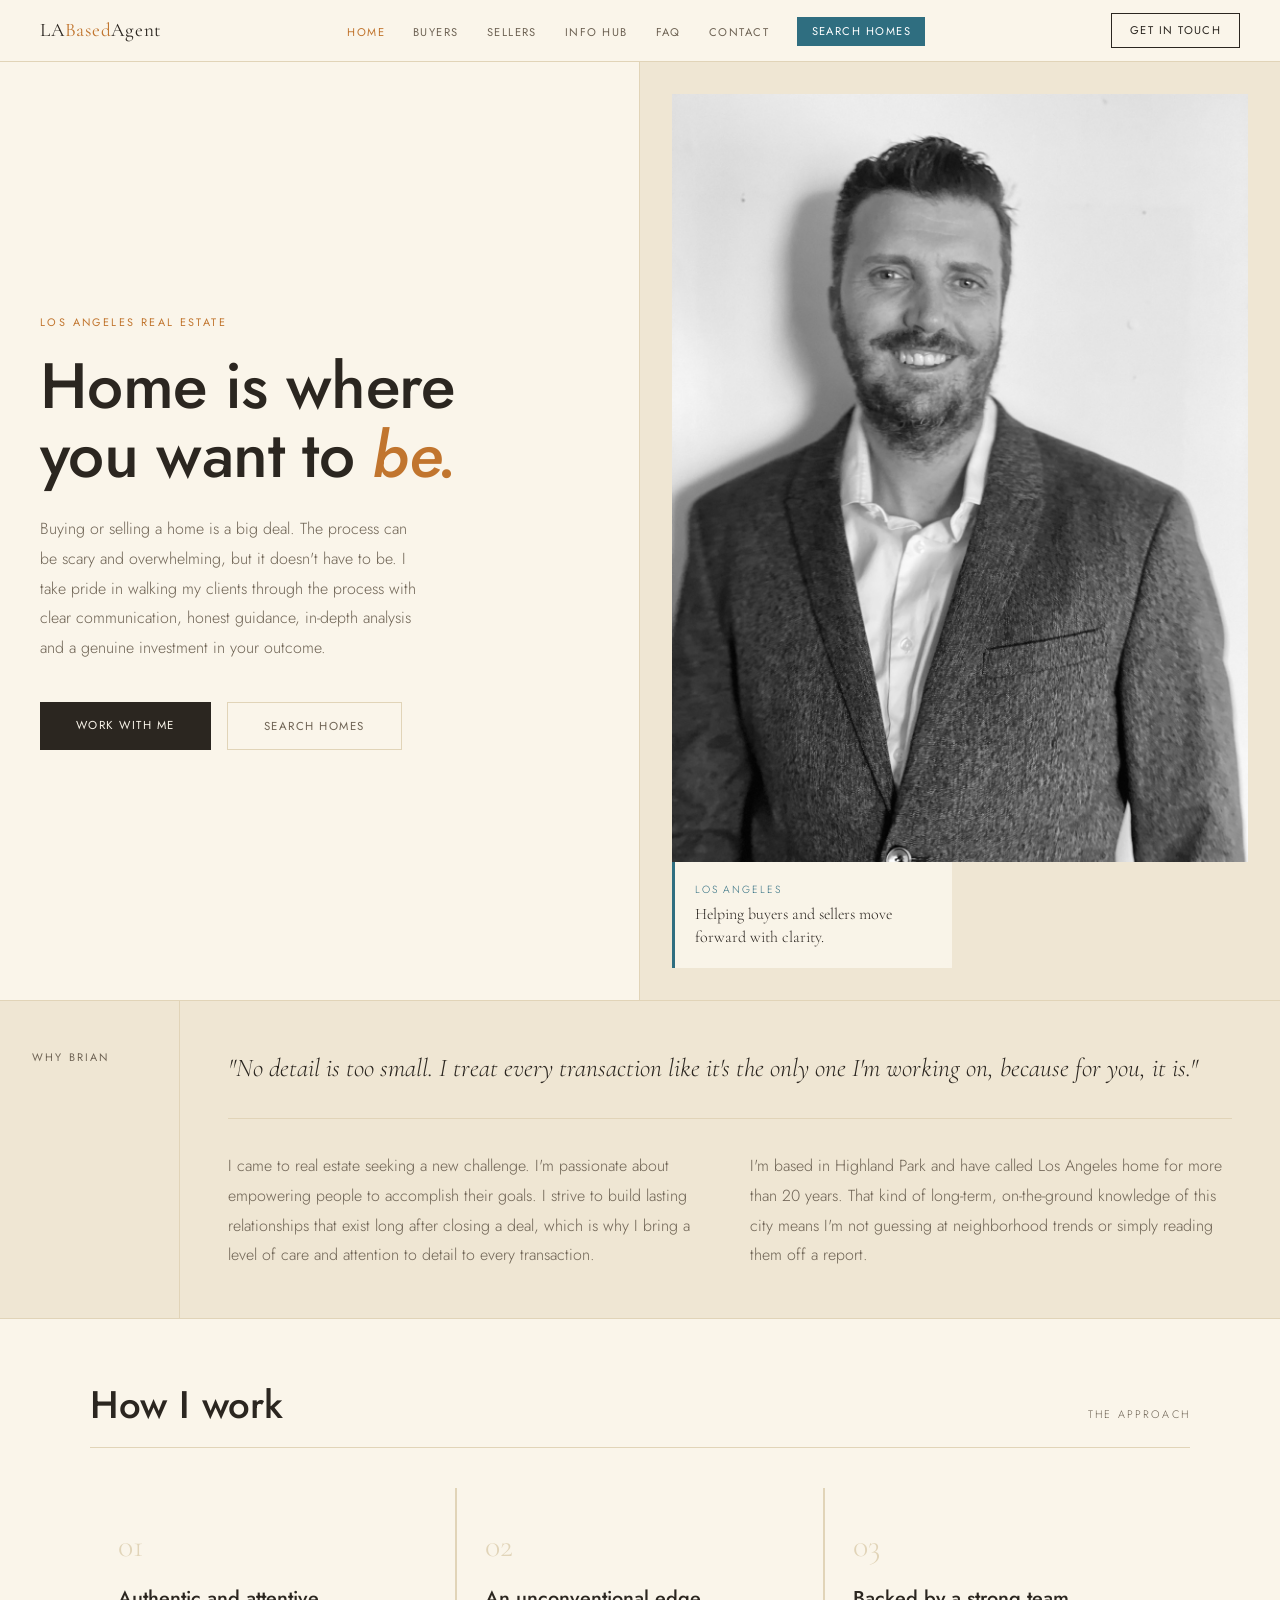
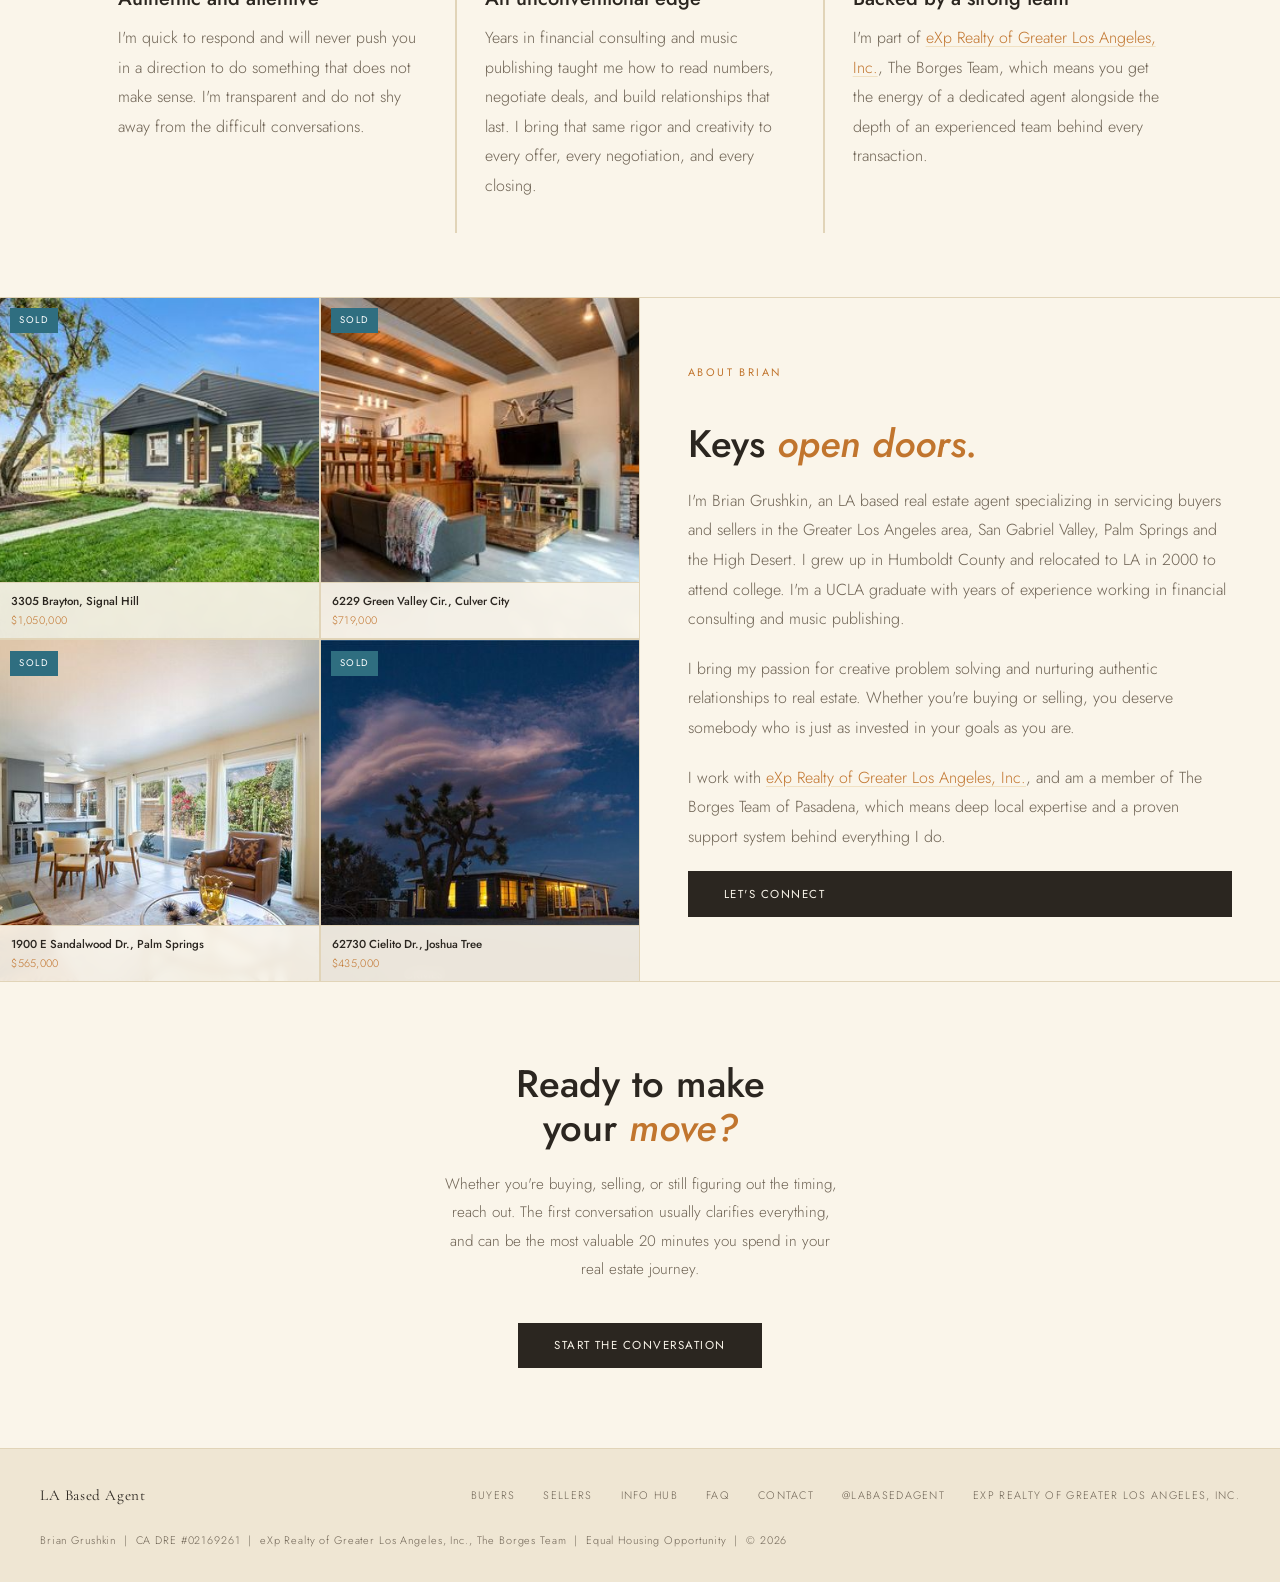
<file: index.html>
<!DOCTYPE html>
<html lang="en">
<head>
<meta charset="UTF-8"/>
<meta name="viewport" content="width=device-width,initial-scale=1"/>
<meta name="google-site-verification" content="6pwdWNl8UAce5DXVVeuUn00tDSIgge0osnLPS63FGL8" />
<title>Brian Grushkin | Los Angeles Real Estate Agent | LA Based Agent</title>
<meta name="description" content="Brian Grushkin is a licensed real estate agent serving Los Angeles and the surrounding communities. Part of eXp Realty of Greater Los Angeles, Inc., The Borges Team."/>
<meta property="og:title" content="Brian Grushkin | Los Angeles Real Estate Agent"/>
<meta property="og:description" content="20+ years of marketing expertise brought to every buy and sell across Los Angeles."/>
<meta property="og:type" content="website"/>
<meta property="og:url" content="https://labasedagent.com"/>
<link rel="canonical" href="https://labasedagent.com/"/>
<link rel="preconnect" href="https://fonts.googleapis.com"/>
<link rel="preconnect" href="https://fonts.gstatic.com" crossorigin/>
<link href="https://fonts.googleapis.com/css2?family=Cormorant+Garamond:ital,wght@0,300;0,400;0,600;1,300;1,400&family=Jost:wght@300;400;500&display=swap" rel="stylesheet"/>
<link rel="stylesheet" href="styles.css"/>

<!-- SCHEMA MARKUP — AEO optimized -->
<script type="application/ld+json">
{
  "@context": "https://schema.org",
  "@graph": [
    {
      "@type": ["RealEstateAgent", "LocalBusiness"],
      "@id": "https://labasedagent.com/#agent",
      "name": "Brian Grushkin",
      "alternateName": "LA Based Agent",
      "description": "Licensed California real estate agent based in Los Angeles. Member of eXp Realty of Greater Los Angeles, Inc., The Borges Team. 20+ years of marketing agency experience applied to every transaction.",
      "url": "https://labasedagent.com",
      "telephone": "+1-323-987-6334",
      "email": "bgrush78@gmail.com",
      "address": {
        "@type": "PostalAddress",
        "addressLocality": "Los Angeles",
        "addressRegion": "CA",
        "addressCountry": "US"
      },
      "geo": {
        "@type": "GeoCoordinates",
        "latitude": 34.0522,
        "longitude": -118.2437
      },
      "areaServed": [
        {"@type": "City", "name": "Los Angeles"},
        {"@type": "State", "name": "California"}
      ],
      "knowsAbout": [
        "Residential real estate buying",
        "Residential real estate selling",
        "First-time homebuyers",
        "Buyer representation agreements",
        "Real estate marketing",
        "Los Angeles real estate"
      ],
      "hasCredential": {
        "@type": "EducationalOccupationalCredential",
        "credentialCategory": "Real Estate License",
        "name": "California Real Estate Salesperson License",
        "identifier": "CalDRE #02169261",
        "recognizedBy": {
          "@type": "Organization",
          "name": "California Department of Real Estate"
        }
      },
      "memberOf": {
        "@type": "Organization",
        "name": "eXp Realty of Greater Los Angeles, Inc.",
        "url": "https://www.exprealty.com"
      },
      "sameAs": [
        "https://www.instagram.com/labasedagent"
      ],
      "image": "https://labasedagent.com/your-hero-photo.jpg",
      "priceRange": "$$",
      "openingHours": "Mo-Su 08:00-20:00"
    },
    {
      "@type": "WebSite",
      "@id": "https://labasedagent.com/#website",
      "url": "https://labasedagent.com",
      "name": "LA Based Agent",
      "description": "Los Angeles real estate with Brian Grushkin",
      "publisher": {"@id": "https://labasedagent.com/#agent"}
    },
    {
      "@type": "WebPage",
      "@id": "https://labasedagent.com/#webpage",
      "url": "https://labasedagent.com",
      "name": "Brian Grushkin | Los Angeles Real Estate Agent | LA Based Agent",
      "isPartOf": {"@id": "https://labasedagent.com/#website"},
      "about": {"@id": "https://labasedagent.com/#agent"},
      "breadcrumb": {
        "@type": "BreadcrumbList",
        "itemListElement": [{"@type": "ListItem", "position": 1, "name": "Home", "item": "https://labasedagent.com"}]
      }
    }
  ]
}
</script>
  <script src="https://identity.netlify.com/v1/netlify-identity-widget.js"></script>
</head>
<body>

<nav id="nav">
  <div class="nav-inner">
    <a class="logo" href="index.html">LA<span>Based</span>Agent</a>
    <button class="nav-toggle" aria-label="Open menu" onclick="toggleMenu()">
      <span></span><span></span><span></span>
    </button>
    <ul class="nav-links" id="navLinks">
      <li><a href="index.html" class="active">Home</a></li>
      <li><a href="buyers.html">Buyers</a></li>
      <li><a href="sellers.html">Sellers</a></li>
      <li><a href="blog.html">Info Hub</a></li>
      <li><a href="faq.html">FAQ</a></li>
      <li><a href="contact.html">Contact</a></li>
      <li class="nav-search"><a href="https://www.lametrohomefinder.com/team/brian-grushkin" target="_blank" rel="noopener">Search Homes</a></li>
    </ul>
    <a class="nav-cta" href="contact.html">Get In Touch</a>
  </div>
</nav>

<main>

  <!-- HERO -->
  <section class="hero">
    <div class="hero-text">
      <!-- EDIT: Eyebrow label -->
      <p class="eyebrow">Los Angeles Real Estate</p>
      <!-- EDIT: Main headline -->
      <h1>Home is where<br>you want to <em>be.</em></h1>
      <!-- EDIT: Hero subtext -->
      <p class="hero-sub">Buying or selling a home is a big deal. The process can be scary and overwhelming, but it doesn't have to be. I take pride in walking my clients through the process with clear communication, honest guidance, in-depth analysis and a genuine investment in your outcome.</p>
      <div class="btn-row">
        <a class="btn-ink" href="contact.html">Work With Me</a>
        <a class="btn-ghost" href="https://www.lametrohomefinder.com/team/brian-grushkin" target="_blank" rel="noopener">Search Homes</a>
      </div>
    </div>
    <div class="hero-image">
      <!-- EDIT: Hero photo. File must be named exactly: your-hero-photo.jpg -->
      <img src="your-hero-photo.jpg" alt="Brian Grushkin, Los Angeles real estate agent"/>
      <div class="hero-caption">
        <span class="caption-label">Los Angeles</span>
        <!-- EDIT: Caption text -->
        <span class="caption-text">Helping buyers and sellers move forward with clarity.</span>
      </div>
    </div>
  </section>

  <!-- PHILOSOPHY -->
  <section class="philosophy">
    <div class="phil-label">Why Brian</div>
    <div class="phil-content">
      <!-- EDIT: Pull quote -->
      <blockquote>"No detail is too small. I treat every transaction like it's the only one I'm working on, because for you, it is."</blockquote>
      <div class="phil-cols">
        <!-- EDIT: Left paragraph -->
        <p>I came to real estate seeking a new challenge. I'm passionate about empowering people to accomplish their goals. I strive to build lasting relationships that exist long after closing a deal, which is why I bring a level of care and attention to detail to every transaction.</p>
        <!-- EDIT: Right paragraph -->
        <p>I'm based in Highland Park and have called Los Angeles home for more than 20 years. That kind of long-term, on-the-ground knowledge of this city means I'm not guessing at neighborhood trends or simply reading them off a report.</p>
      </div>
    </div>
  </section>

  <!-- HOW I WORK -->
  <section class="approach">
    <div class="approach-inner">
      <div class="section-header">
        <h2>How I work</h2>
        <span>The Approach</span>
      </div>
      <div class="approach-grid">
        <!-- EDIT: Card 1 -->
        <div class="approach-card">
          <span class="card-num">01</span>
          <h3>Authentic and attentive</h3>
          <p>I'm quick to respond and will never push you in a direction to do something that does not make sense. I'm transparent and do not shy away from the difficult conversations.</p>
        </div>
        <!-- EDIT: Card 2 -->
        <div class="approach-card">
          <span class="card-num">02</span>
          <h3>An unconventional edge</h3>
          <p>Years in financial consulting and music publishing taught me how to read numbers, negotiate deals, and build relationships that last. I bring that same rigor and creativity to every offer, every negotiation, and every closing.</p>
        </div>
        <!-- EDIT: Card 3 -->
        <div class="approach-card">
          <span class="card-num">03</span>
          <h3>Backed by a strong team</h3>
          <p>I'm part of <a href="https://www.exprealty.com" target="_blank" rel="noopener" class="inline-link">eXp Realty of Greater Los Angeles, Inc.</a>, The Borges Team, which means you get the energy of a dedicated agent alongside the depth of an experienced team behind every transaction.</p>
        </div>
      </div>
    </div>
  </section>

  <!-- ABOUT -->
  <section class="about-split">
    <div class="about-image sales-gallery">
      <!-- EDIT: Recent Sales gallery — replace each sale-card-ph placeholder below with
           a real photo (add <img src="..." /> inside the div) and update the address/price. -->
      <div class="sale-card">
        <img src="sale-3305-brayton.jpg" alt="3305 Brayton, Signal Hill"/>
        <span class="sale-tag">Sold</span>
        <div class="sale-caption">
          <span class="sale-address">3305 Brayton, Signal Hill</span>
          <span class="sale-price">$1,050,000</span>
        </div>
      </div>
      <div class="sale-card">
        <img src="sale-6229-green-valley.jpg" alt="6229 Green Valley Cir., Culver City"/>
        <span class="sale-tag">Sold</span>
        <div class="sale-caption">
          <span class="sale-address">6229 Green Valley Cir., Culver City</span>
          <span class="sale-price">$719,000</span>
        </div>
      </div>
      <div class="sale-card">
        <img src="sale-1900-sandalwood.jpg" alt="1900 E Sandalwood Dr., Palm Springs"/>
        <span class="sale-tag">Sold</span>
        <div class="sale-caption">
          <span class="sale-address">1900 E Sandalwood Dr., Palm Springs</span>
          <span class="sale-price">$565,000</span>
        </div>
      </div>
      <div class="sale-card">
        <img src="sale-62730-cielito.jpg" alt="62730 Cielito Dr., Joshua Tree"/>
        <span class="sale-tag">Sold</span>
        <div class="sale-caption">
          <span class="sale-address">62730 Cielito Dr., Joshua Tree</span>
          <span class="sale-price">$435,000</span>
        </div>
      </div>
    </div>
    <div class="about-content">
      <!-- EDIT: About eyebrow -->
      <p class="eyebrow">About Brian</p>
      <!-- EDIT: About headline -->
      <h2>Keys <em>open doors.</em></h2>
      <!-- EDIT: About paragraphs -->
      <p>I'm Brian Grushkin, an LA based real estate agent specializing in servicing buyers and sellers in the Greater Los Angeles area, San Gabriel Valley, Palm Springs and the High Desert. I grew up in Humboldt County and relocated to LA in 2000 to attend college. I'm a UCLA graduate with years of experience working in financial consulting and music publishing.</p>
      <p>I bring my passion for creative problem solving and nurturing authentic relationships to real estate. Whether you're buying or selling, you deserve somebody who is just as invested in your goals as you are.</p>
      <p>I work with <a href="https://www.exprealty.com" target="_blank" rel="noopener" class="inline-link">eXp Realty of Greater Los Angeles, Inc.</a>, and am a member of The Borges Team of Pasadena, which means deep local expertise and a proven support system behind everything I do.</p>
      <!-- EDIT: About button -->
      <a class="btn-ink" href="contact.html">Let's Connect</a>
    </div>
  </section>

  <!-- CTA -->
  <section class="cta-block">
    <!-- EDIT: CTA headline and text -->
    <h2>Ready to make<br>your <em>move?</em></h2>
    <p>Whether you're buying, selling, or still figuring out the timing, reach out. The first conversation usually clarifies everything, and can be the most valuable 20 minutes you spend in your real estate journey.</p>
    <a class="btn-ink" href="contact.html">Start the Conversation</a>
  </section>

</main>

<footer>
  <div class="footer-inner">
    <p class="foot-logo">LA Based Agent</p>
    <nav class="foot-nav">
      <a href="buyers.html">Buyers</a>
      <a href="sellers.html">Sellers</a>
      <a href="blog.html">Info Hub</a>
      <a href="faq.html">FAQ</a>
      <a href="contact.html">Contact</a>
      <a href="https://www.instagram.com/labasedagent" target="_blank" rel="noopener">@labasedagent</a>
      <a href="https://www.exprealty.com" target="_blank" rel="noopener">eXp Realty of Greater Los Angeles, Inc.</a>
    </nav>
    <!-- Required CA DRE and NAR disclosures — do not remove -->
    <p class="foot-dre">Brian Grushkin &nbsp;|&nbsp; CA DRE #02169261 &nbsp;|&nbsp; eXp Realty of Greater Los Angeles, Inc., The Borges Team &nbsp;|&nbsp; Equal Housing Opportunity &nbsp;|&nbsp; &copy; 2026</p>
  </div>
</footer>

<script src="main.js"></script>
</body>
</html>
</file>
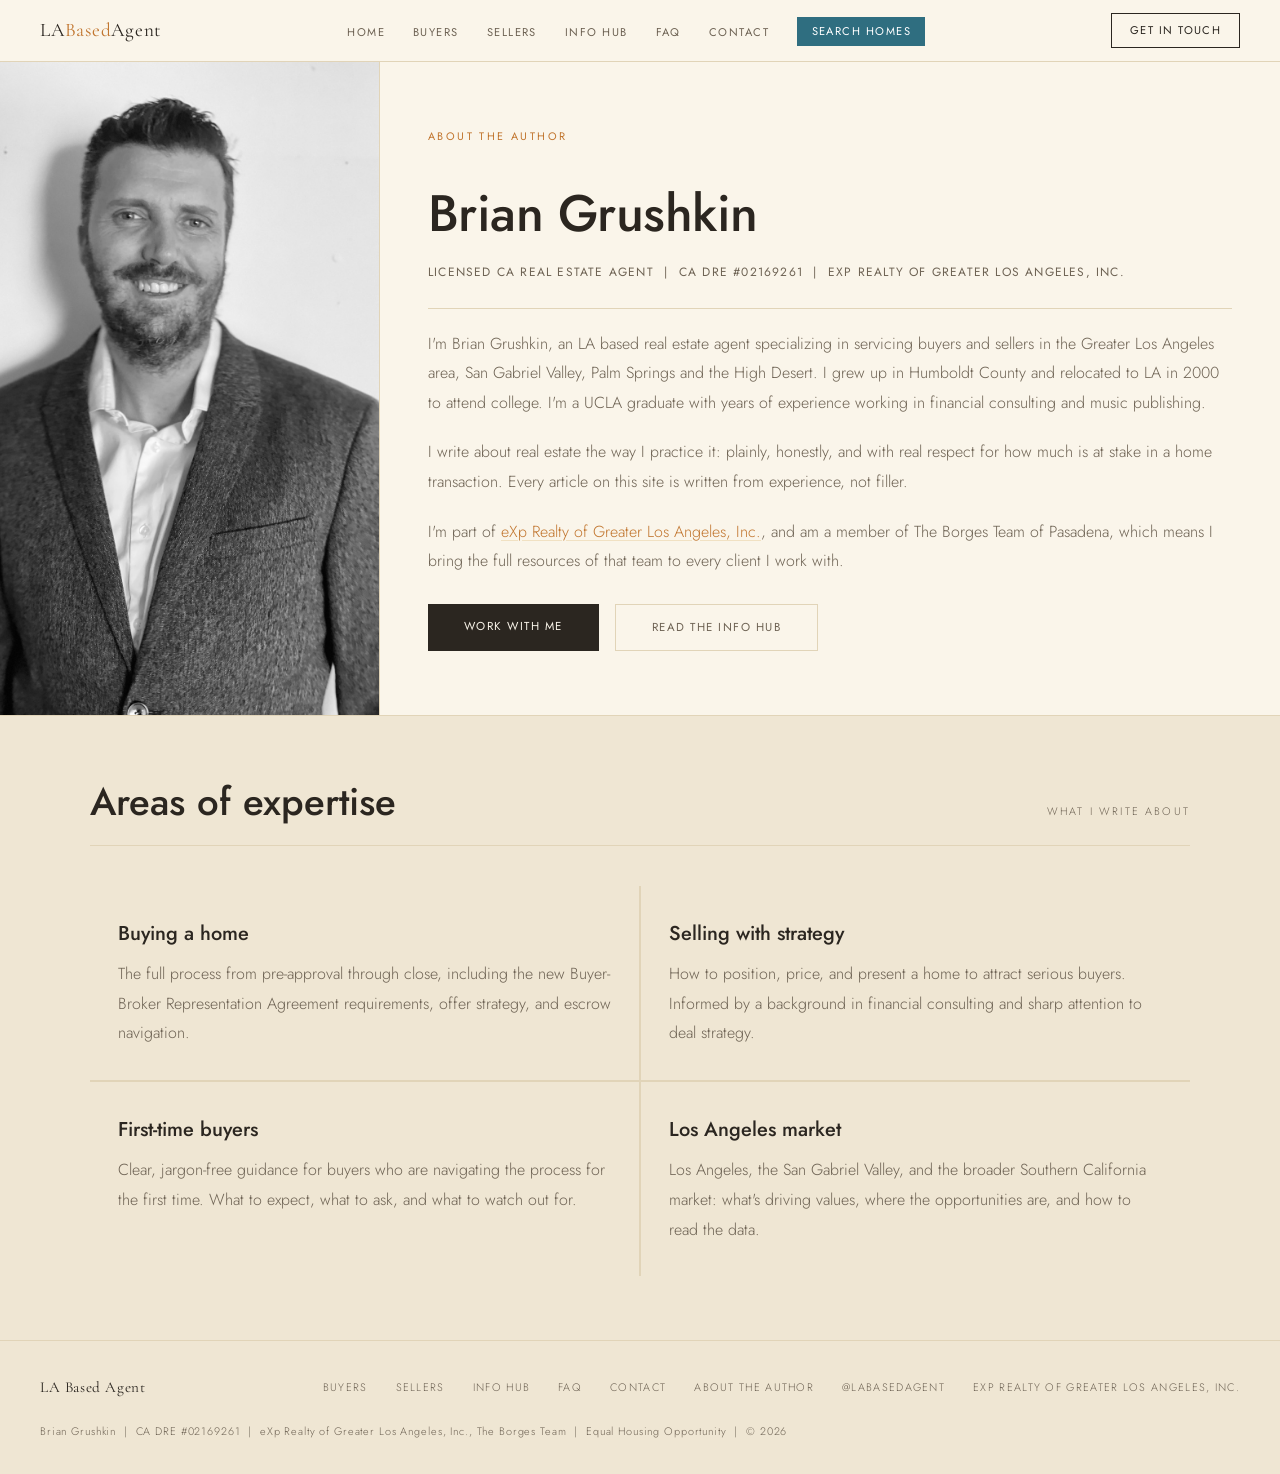
<file: author.html>
<!DOCTYPE html>
<html lang="en">
<head>
<meta charset="UTF-8"/>
<meta name="viewport" content="width=device-width,initial-scale=1"/>
<title>Brian Grushkin | Author | Los Angeles Real Estate Agent</title>
<meta name="description" content="Brian Grushkin is a licensed California real estate agent and writer based in Los Angeles."/>
<link rel="canonical" href="https://labasedagent.com/author.html"/>
<link rel="preconnect" href="https://fonts.googleapis.com"/>
<link rel="preconnect" href="https://fonts.gstatic.com" crossorigin/>
<link href="https://fonts.googleapis.com/css2?family=Cormorant+Garamond:ital,wght@0,300;0,400;0,600;1,300;1,400&family=Jost:wght@300;400;500&display=swap" rel="stylesheet"/>
<link rel="stylesheet" href="styles.css"/>

<!-- PERSON SCHEMA — this is the author entity referenced by all blog posts -->
<script type="application/ld+json">
{
  "@context": "https://schema.org",
  "@graph": [
    {
      "@type": "Person",
      "@id": "https://labasedagent.com/author.html#person",
      "name": "Brian Grushkin",
      "givenName": "Brian",
      "familyName": "Grushkin",
      "url": "https://labasedagent.com/author.html",
      "image": "https://labasedagent.com/your-hero-photo.jpg",
      "description": "Licensed California real estate agent based in Los Angeles, serving the Greater Los Angeles area, San Gabriel Valley, Palm Springs, and the High Desert. Member of eXp Realty of Greater Los Angeles, Inc., The Borges Team.",
      "jobTitle": "Real Estate Agent",
      "worksFor": {
        "@type": "Organization",
        "name": "eXp Realty of Greater Los Angeles, Inc.",
        "url": "https://www.exprealty.com"
      },
      "hasCredential": {
        "@type": "EducationalOccupationalCredential",
        "credentialCategory": "Real Estate License",
        "name": "California Real Estate Salesperson License",
        "identifier": "CalDRE #02169261",
        "recognizedBy": {
          "@type": "Organization",
          "name": "California Department of Real Estate",
          "url": "https://www.dre.ca.gov"
        }
      },
      "knowsAbout": [
        "Residential real estate",
        "Home buying process",
        "Home selling strategy",
        "Real estate marketing",
        "Buyer representation agreements",
        "First-time homebuyers",
        "Los Angeles real estate",
        "San Gabriel Valley real estate",
        "Palm Springs real estate",
        "High Desert real estate"
      ],
      "address": {
        "@type": "PostalAddress",
        "addressLocality": "Los Angeles",
        "addressRegion": "CA",
        "addressCountry": "US"
      },
      "sameAs": [
        "https://www.instagram.com/labasedagent",
        "https://www.exprealty.com",
        "https://labasedagent.com"
      ],
      "mainEntityOfPage": "https://labasedagent.com/author.html"
    },
    {
      "@type": "WebPage",
      "@id": "https://labasedagent.com/author.html#webpage",
      "url": "https://labasedagent.com/author.html",
      "name": "Brian Grushkin | Author | Los Angeles Real Estate Agent",
      "isPartOf": {"@id": "https://labasedagent.com/#website"},
      "about": {"@id": "https://labasedagent.com/author.html#person"},
      "breadcrumb": {
        "@type": "BreadcrumbList",
        "itemListElement": [
          {"@type": "ListItem", "position": 1, "name": "Home", "item": "https://labasedagent.com"},
          {"@type": "ListItem", "position": 2, "name": "Info Hub", "item": "https://labasedagent.com/blog.html"},
          {"@type": "ListItem", "position": 3, "name": "Brian Grushkin", "item": "https://labasedagent.com/author.html"}
        ]
      }
    }
  ]
}
</script>
</head>
<body>

<nav id="nav">
  <div class="nav-inner">
    <a class="logo" href="index.html">LA<span>Based</span>Agent</a>
    <button class="nav-toggle" aria-label="Open menu" onclick="toggleMenu()">
      <span></span><span></span><span></span>
    </button>
    <ul class="nav-links" id="navLinks">
      <li><a href="index.html">Home</a></li>
      <li><a href="buyers.html">Buyers</a></li>
      <li><a href="sellers.html">Sellers</a></li>
      <li><a href="blog.html">Info Hub</a></li>
      <li><a href="faq.html">FAQ</a></li>
      <li><a href="contact.html">Contact</a></li>
      <li class="nav-search"><a href="https://www.lametrohomefinder.com/team/brian-grushkin" target="_blank" rel="noopener">Search Homes</a></li>
    </ul>
    <a class="nav-cta" href="contact.html">Get In Touch</a>
  </div>
</nav>

<main>

  <section class="author-hero">
    <div class="author-hero-image">
      <!-- EDIT: Author photo -->
      <img src="your-hero-photo.jpg" alt="Brian Grushkin, Los Angeles real estate agent and writer"/>
    </div>
    <div class="author-hero-content">
      <p class="eyebrow">About the Author</p>
      <!-- EDIT: Author name -->
      <h1>Brian Grushkin</h1>
      <!-- EDIT: Author title line -->
      <p class="author-title">Licensed CA Real Estate Agent &nbsp;|&nbsp; CA DRE #02169261 &nbsp;|&nbsp; eXp Realty of Greater Los Angeles, Inc.</p>
      <!-- EDIT: Author bio paragraphs -->
      <p>I'm Brian Grushkin, an LA based real estate agent specializing in servicing buyers and sellers in the Greater Los Angeles area, San Gabriel Valley, Palm Springs and the High Desert. I grew up in Humboldt County and relocated to LA in 2000 to attend college. I'm a UCLA graduate with years of experience working in financial consulting and music publishing.</p>
      <p>I write about real estate the way I practice it: plainly, honestly, and with real respect for how much is at stake in a home transaction. Every article on this site is written from experience, not filler.</p>
      <p>I'm part of <a href="https://www.exprealty.com" target="_blank" rel="noopener" class="inline-link">eXp Realty of Greater Los Angeles, Inc.</a>, and am a member of The Borges Team of Pasadena, which means I bring the full resources of that team to every client I work with.</p>
      <div class="author-links">
        <a class="btn-ink" href="contact.html">Work With Me</a>
        <a class="btn-ghost" href="blog.html">Read the Info Hub</a>
      </div>
    </div>
  </section>

  <section class="author-expertise">
    <div class="author-expertise-inner">
      <div class="section-header">
        <h2>Areas of expertise</h2>
        <span>What I write about</span>
      </div>
      <div class="expertise-grid">
        <!-- EDIT: Expertise cards -->
        <div class="expertise-card">
          <h3>Buying a home</h3>
          <p>The full process from pre-approval through close, including the new Buyer-Broker Representation Agreement requirements, offer strategy, and escrow navigation.</p>
        </div>
        <div class="expertise-card">
          <h3>Selling with strategy</h3>
          <p>How to position, price, and present a home to attract serious buyers. Informed by a background in financial consulting and sharp attention to deal strategy.</p>
        </div>
        <div class="expertise-card">
          <h3>First-time buyers</h3>
          <p>Clear, jargon-free guidance for buyers who are navigating the process for the first time. What to expect, what to ask, and what to watch out for.</p>
        </div>
        <div class="expertise-card">
          <h3>Los Angeles market</h3>
          <p>Los Angeles, the San Gabriel Valley, and the broader Southern California market: what's driving values, where the opportunities are, and how to read the data.</p>
        </div>
      </div>
    </div>
  </section>

</main>

<footer>
  <div class="footer-inner">
    <p class="foot-logo">LA Based Agent</p>
    <nav class="foot-nav">
      <a href="buyers.html">Buyers</a>
      <a href="sellers.html">Sellers</a>
      <a href="blog.html">Info Hub</a>
      <a href="faq.html">FAQ</a>
      <a href="contact.html">Contact</a>
      <a href="author.html">About the Author</a>
      <a href="https://www.instagram.com/labasedagent" target="_blank" rel="noopener">@labasedagent</a>
      <a href="https://www.exprealty.com" target="_blank" rel="noopener">eXp Realty of Greater Los Angeles, Inc.</a>
    </nav>
    <p class="foot-dre">Brian Grushkin &nbsp;|&nbsp; CA DRE #02169261 &nbsp;|&nbsp; eXp Realty of Greater Los Angeles, Inc., The Borges Team &nbsp;|&nbsp; Equal Housing Opportunity &nbsp;|&nbsp; &copy; 2026</p>
  </div>
</footer>

<script src="main.js"></script>
</body>
</html>
</file>
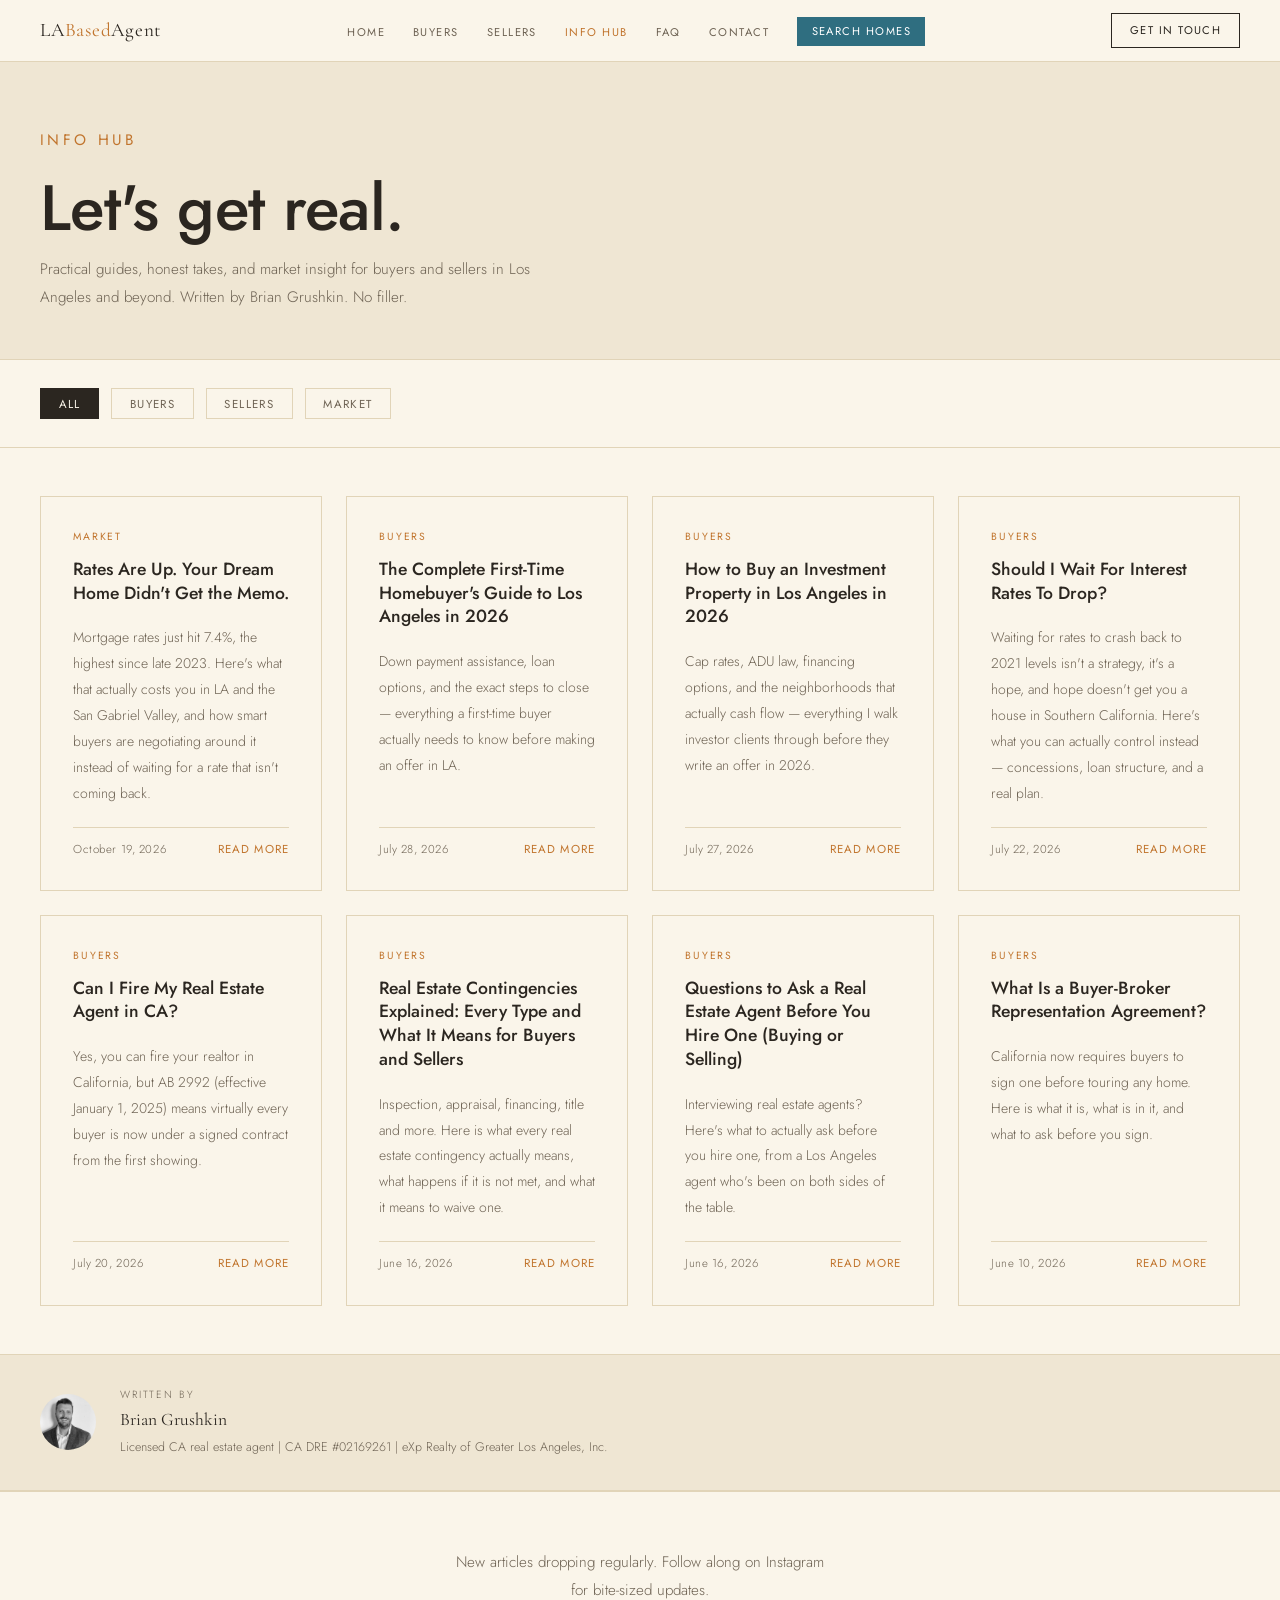
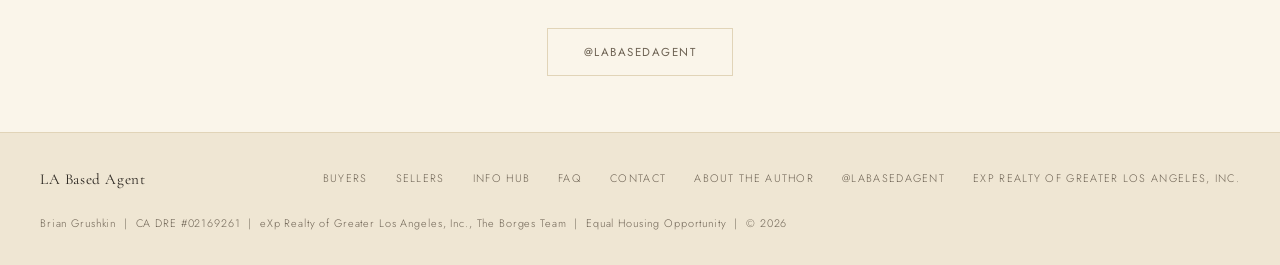
<file: blog.html>
<!DOCTYPE html>
<html lang="en">
<head>
<meta charset="UTF-8"/>
<meta name="viewport" content="width=device-width,initial-scale=1"/>
<title>Info Hub | Brian Grushkin | Real Estate Guides for Los Angeles</title>
<meta name="description" content="Practical real estate guides, market insight, and honest advice for buyers and sellers in Los Angeles. Written by Brian Grushkin."/>
<link rel="canonical" href="https://labasedagent.com/blog.html"/>
<link rel="preconnect" href="https://fonts.googleapis.com"/>
<link rel="preconnect" href="https://fonts.gstatic.com" crossorigin/>
<link href="https://fonts.googleapis.com/css2?family=Cormorant+Garamond:ital,wght@0,300;0,400;0,600;1,300;1,400&family=Jost:wght@300;400;500&display=swap" rel="stylesheet"/>
<link rel="stylesheet" href="styles.css"/>

<script type="application/ld+json">
{
  "@context": "https://schema.org",
  "@graph": [
    {
      "@type": "Blog",
      "@id": "https://labasedagent.com/blog.html#blog",
      "name": "Info Hub | LA Based Agent",
      "description": "Practical real estate guides for buyers and sellers in Los Angeles.",
      "url": "https://labasedagent.com/blog.html",
      "author": {"@id": "https://labasedagent.com/author.html#person"},
      "publisher": {"@id": "https://labasedagent.com/#agent"},
      "inLanguage": "en-US"
    },
    {
      "@type": "WebPage",
      "@id": "https://labasedagent.com/blog.html#webpage",
      "url": "https://labasedagent.com/blog.html",
      "name": "Info Hub | Brian Grushkin | Real Estate Guides for Los Angeles",
      "isPartOf": {"@id": "https://labasedagent.com/#website"},
      "breadcrumb": {
        "@type": "BreadcrumbList",
        "itemListElement": [
          {"@type": "ListItem", "position": 1, "name": "Home", "item": "https://labasedagent.com"},
          {"@type": "ListItem", "position": 2, "name": "Info Hub", "item": "https://labasedagent.com/blog.html"}
        ]
      }
    }
  ]
}
</script>
</head>
<body>

<nav id="nav">
  <div class="nav-inner">
    <a class="logo" href="index.html">LA<span>Based</span>Agent</a>
    <button class="nav-toggle" aria-label="Open menu" onclick="toggleMenu()">
      <span></span><span></span><span></span>
    </button>
    <ul class="nav-links" id="navLinks">
      <li><a href="index.html">Home</a></li>
      <li><a href="buyers.html">Buyers</a></li>
      <li><a href="sellers.html">Sellers</a></li>
      <li><a href="blog.html" class="active">Info Hub</a></li>
      <li><a href="faq.html">FAQ</a></li>
      <li><a href="contact.html">Contact</a></li>
      <li class="nav-search"><a href="https://www.lametrohomefinder.com/team/brian-grushkin" target="_blank" rel="noopener">Search Homes</a></li>
    </ul>
    <a class="nav-cta" href="contact.html">Get In Touch</a>
  </div>
</nav>

<main>

  <section class="page-hero">
    <p class="eyebrow">Info Hub</p>
    <h1>Let's get real.</h1>
    <p>Practical guides, honest takes, and market insight for buyers and sellers in Los Angeles and beyond. Written by Brian Grushkin. No filler.</p>
  </section>

  <section class="hub-filters">
    <div class="hub-filters-inner">
      <button class="filter-btn active" onclick="filterPosts('all', event)">All</button>
      <button class="filter-btn" onclick="filterPosts('buyers', event)">Buyers</button>
      <button class="filter-btn" onclick="filterPosts('sellers', event)">Sellers</button>
      <button class="filter-btn" onclick="filterPosts('market', event)">Market</button>
    </div>
  </section>

  <section class="hub-grid-section">
    <div class="hub-grid" id="hubGrid">

      <!-- ============================================================
        HOW TO ADD A NEW POST CARD:
        1. Copy one article block below
        2. Paste at the TOP of this div (newest posts first)
        3. Update: data-category, hub-tag, h3, p, datetime, date text, and href
        4. data-category must be: buyers / sellers / market
        ============================================================ -->
   <!-- POST: Rates Are Up. Your Dream Home Didn't Get the Memo. -->
<article class="hub-card" data-category="market">
  <span class="hub-tag">Market</span>
  <h3>Rates Are Up. Your Dream Home Didn't Get the Memo.</h3>
  <p>Mortgage rates just hit 7.4%, the highest since late 2023. Here's what that actually costs you in LA and the San Gabriel Valley, and how smart buyers are negotiating around it instead of waiting for a rate that isn't coming back.</p>
  <div class="hub-card-footer">
    <span class="hub-date"><time datetime="2026-10-19">October 19, 2026</time></span>
    <a class="hub-read" href="/blog/mortgage-rates-7-percent-los-angeles-buyers-2026">Read more</a>
  </div>
</article>

   <!-- POST: The Complete First-Time Homebuyer's Guide to Los Angeles -->
<article class="hub-card" data-category="buyers">
  <span class="hub-tag">Buyers</span>
  <h3>The Complete First-Time Homebuyer's Guide to Los Angeles in 2026</h3>
  <p>Down payment assistance, loan options, and the exact steps to close — everything a first-time buyer actually needs to know before making an offer in LA.</p>
  <div class="hub-card-footer">
    <span class="hub-date"><time datetime="2026-07-28">July 28, 2026</time></span>
    <a class="hub-read" href="/blog/first-time-homebuyer-guide-los-angeles">Read more</a>
  </div>
</article>

   <!-- POST: How to Buy an Investment Property in Los Angeles -->
<article class="hub-card" data-category="buyers">
  <span class="hub-tag">Buyers</span>
  <h3>How to Buy an Investment Property in Los Angeles in 2026</h3>
  <p>Cap rates, ADU law, financing options, and the neighborhoods that actually cash flow — everything I walk investor clients through before they write an offer in 2026.</p>
  <div class="hub-card-footer">
    <span class="hub-date"><time datetime="2026-07-27">July 27, 2026</time></span>
    <a class="hub-read" href="/blog/how-to-buy-investment-property-los-angeles">Read more</a>
  </div>
</article>

   <!-- POST: Should I Wait For Interest Rates To Drop -->
<article class="hub-card" data-category="buyers">
  <span class="hub-tag">Buyers</span>
  <h3>Should I Wait For Interest Rates To Drop?</h3>
  <p>Waiting for rates to crash back to 2021 levels isn't a strategy, it's a hope, and hope doesn't get you a house in Southern California. Here's what you can actually control instead — concessions, loan structure, and a real plan.</p>
  <div class="hub-card-footer">
    <span class="hub-date"><time datetime="2026-07-22">July 22, 2026</time></span>
    <a class="hub-read" href="/blog/should-i-wait-for-interest-rates-to-drop">Read more</a>
  </div>
</article>

   <!-- POST: Can I Fire My Real Estate Agent in CA -->
<article class="hub-card" data-category="buyers">
  <span class="hub-tag">Buyers</span>
  <h3>Can I Fire My Real Estate Agent in CA?</h3>
  <p>Yes, you can fire your realtor in California, but AB 2992 (effective January 1, 2025) means virtually every buyer is now under a signed contract from the first showing.</p>
  <div class="hub-card-footer">
    <span class="hub-date"><time datetime="2026-07-20">July 20, 2026</time></span>
    <a class="hub-read" href="/blog/can-i-fire-my-real-estate-agent-in-california">Read more</a>
  </div>
</article>

   <!-- POST: Real Estate Contingencies Explained -->
<article class="hub-card" data-category="buyers">
  <span class="hub-tag">Buyers</span>
  <h3>Real Estate Contingencies Explained: Every Type and What It Means for Buyers and Sellers</h3>
  <p>Inspection, appraisal, financing, title and more. Here is what every real estate contingency actually means, what happens if it is not met, and what it means to waive one.</p>
  <div class="hub-card-footer">
    <span class="hub-date"><time datetime="2026-06-16">June 16, 2026</time></span>
    <a class="hub-read" href="/blog/what-are-real-estate-contingencies">Read more</a>
  </div>
</article>
      
      <!-- POST: What To Ask a Real Estate Agent -->
<article class="hub-card" data-category="buyers">
  <span class="hub-tag">Buyers</span>
  <h3>Questions to Ask a Real Estate Agent Before You Hire One (Buying or Selling)</h3>
  <p>Interviewing real estate agents? Here's what to actually ask before you hire one, from a Los Angeles agent who's been on both sides of the table.</p>
  <div class="hub-card-footer">
    <span class="hub-date"><time datetime="2026-06-16">June 16, 2026</time></span>
    <a class="hub-read" href="/blog/questions-first-time-homebuyers-should-ask-real-estate-agent">Read more</a>
  </div>
</article>
      <!-- POST: Buyer Broker Agreement -->
      <article class="hub-card" data-category="buyers">
        <span class="hub-tag">Buyers</span>
        <h3>What Is a Buyer-Broker Representation Agreement?</h3>
        <p>California now requires buyers to sign one before touring any home. Here is what it is, what is in it, and what to ask before you sign.</p>
        <div class="hub-card-footer">
          <span class="hub-date"><time datetime="2026-06-10">June 10, 2026</time></span>
          <a class="hub-read" href="/blog/buyer-broker-representation-agreement-california">Read more</a>
        </div>
      </article>

    </div>
    <p class="hub-empty" id="hubEmpty" style="display:none">No posts in this category yet. Check back soon.</p>
  </section>

  <section class="hub-author-strip">
    <img src="your-hero-photo.jpg" alt="Brian Grushkin" class="author-thumb"/>
    <div class="author-strip-text">
      <span class="author-strip-label">Written by</span>
      <a href="author.html" class="author-strip-name">Brian Grushkin</a>
      <span class="author-strip-bio">Licensed CA real estate agent | CA DRE #02169261 | eXp Realty of Greater Los Angeles, Inc.</span>
    </div>
  </section>

  <section class="mini-cta">
    <p>New articles dropping regularly. Follow along on Instagram for bite-sized updates.</p>
    <a class="btn-ghost" href="https://www.instagram.com/labasedagent" target="_blank" rel="noopener">@labasedagent</a>
  </section>

</main>

<footer>
  <div class="footer-inner">
    <p class="foot-logo">LA Based Agent</p>
    <nav class="foot-nav">
      <a href="buyers.html">Buyers</a>
      <a href="sellers.html">Sellers</a>
      <a href="blog.html">Info Hub</a>
      <a href="faq.html">FAQ</a>
      <a href="contact.html">Contact</a>
      <a href="author.html">About the Author</a>
      <a href="https://www.instagram.com/labasedagent" target="_blank" rel="noopener">@labasedagent</a>
      <a href="https://www.exprealty.com" target="_blank" rel="noopener">eXp Realty of Greater Los Angeles, Inc.</a>
    </nav>
    <p class="foot-dre">Brian Grushkin &nbsp;|&nbsp; CA DRE #02169261 &nbsp;|&nbsp; eXp Realty of Greater Los Angeles, Inc., The Borges Team &nbsp;|&nbsp; Equal Housing Opportunity &nbsp;|&nbsp; &copy; 2026</p>
  </div>
</footer>

<script src="main.js"></script>
</body>
</html>
</file>
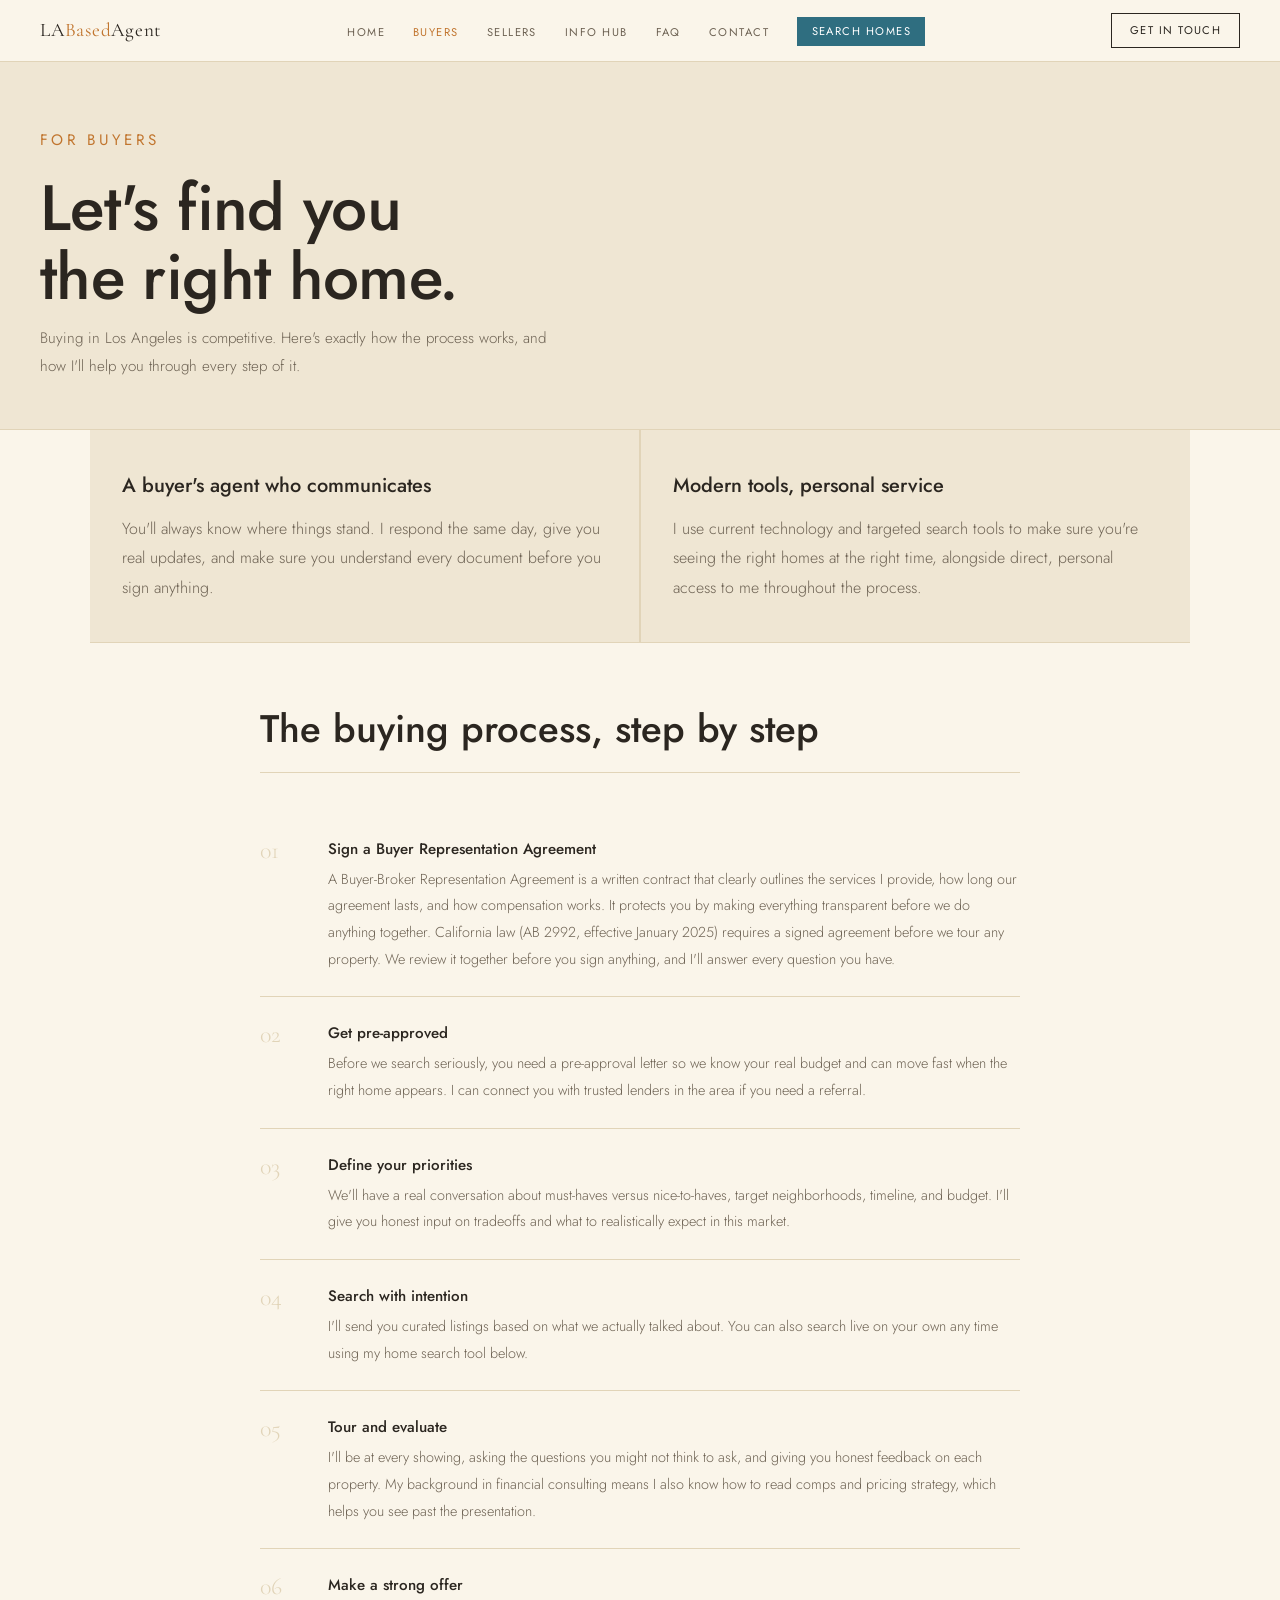
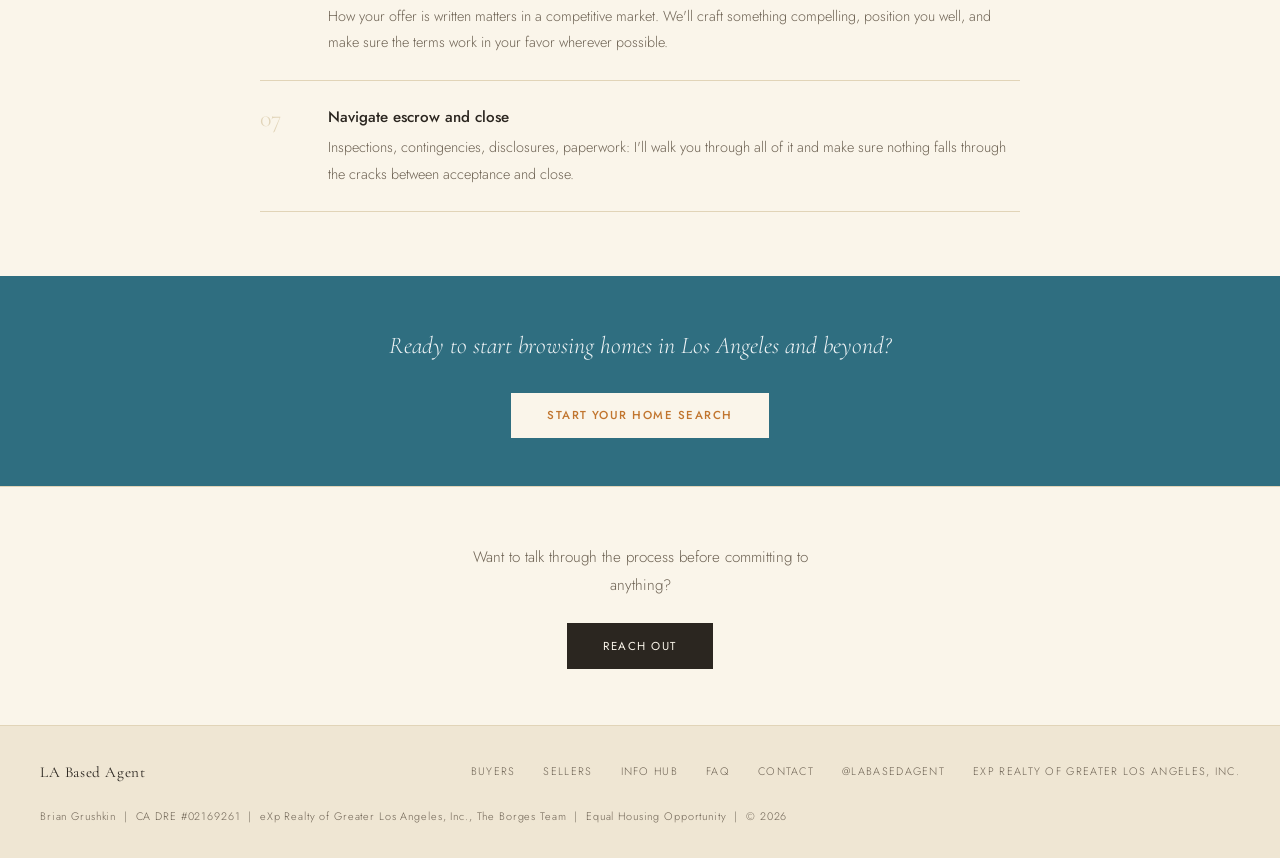
<file: buyers.html>
<!DOCTYPE html>
<html lang="en">
<head>
<meta charset="UTF-8"/>
<meta name="viewport" content="width=device-width,initial-scale=1"/>
<title>For Buyers | Brian Grushkin | Los Angeles Real Estate Agent</title>
<meta name="description" content="Buying a home in Los Angeles? Brian Grushkin guides first-time and experienced buyers through every step with honest guidance and sharp attention to detail."/>
<link rel="canonical" href="https://labasedagent.com/buyers.html"/>
<link rel="preconnect" href="https://fonts.googleapis.com"/>
<link rel="preconnect" href="https://fonts.gstatic.com" crossorigin/>
<link href="https://fonts.googleapis.com/css2?family=Cormorant+Garamond:ital,wght@0,300;0,400;0,600;1,300;1,400&family=Jost:wght@300;400;500&display=swap" rel="stylesheet"/>
<link rel="stylesheet" href="styles.css"/>

<script type="application/ld+json">
{
  "@context": "https://schema.org",
  "@graph": [
    {
      "@type": "Service",
      "@id": "https://labasedagent.com/buyers.html#service",
      "name": "Buyer Representation",
      "description": "Full buyer representation services for home purchasers in Los Angeles, the San Gabriel Valley, Palm Springs, and the High Desert. Includes Buyer-Broker Representation Agreement, property search, offer strategy, escrow navigation, and close.",
      "provider": {"@id": "https://labasedagent.com/#agent"},
      "serviceType": "Real Estate Buyer Representation",
      "areaServed": [
        {"@type": "City", "name": "Los Angeles"},
        {"@type": "State", "name": "California"}
      ],
      "audience": {
        "@type": "Audience",
        "audienceType": "Home buyers, first-time buyers, move-up buyers"
      }
    },
    {
      "@type": "WebPage",
      "@id": "https://labasedagent.com/buyers.html#webpage",
      "url": "https://labasedagent.com/buyers.html",
      "name": "For Buyers | Brian Grushkin | Los Angeles Real Estate Agent",
      "isPartOf": {"@id": "https://labasedagent.com/#website"},
      "breadcrumb": {
        "@type": "BreadcrumbList",
        "itemListElement": [
          {"@type": "ListItem", "position": 1, "name": "Home", "item": "https://labasedagent.com"},
          {"@type": "ListItem", "position": 2, "name": "Buyers", "item": "https://labasedagent.com/buyers.html"}
        ]
      }
    }
  ]
}
</script>
</head>
<body>

<nav id="nav">
  <div class="nav-inner">
    <a class="logo" href="index.html">LA<span>Based</span>Agent</a>
    <button class="nav-toggle" aria-label="Open menu" onclick="toggleMenu()">
      <span></span><span></span><span></span>
    </button>
    <ul class="nav-links" id="navLinks">
      <li><a href="index.html">Home</a></li>
      <li><a href="buyers.html" class="active">Buyers</a></li>
      <li><a href="sellers.html">Sellers</a></li>
      <li><a href="blog.html">Info Hub</a></li>
      <li><a href="faq.html">FAQ</a></li>
      <li><a href="contact.html">Contact</a></li>
      <li class="nav-search"><a href="https://www.lametrohomefinder.com/team/brian-grushkin" target="_blank" rel="noopener">Search Homes</a></li>
    </ul>
    <a class="nav-cta" href="contact.html">Get In Touch</a>
  </div>
</nav>

<main>

  <section class="page-hero">
    <!-- EDIT: Eyebrow, headline, subtext -->
    <p class="eyebrow">For Buyers</p>
    <h1>Let's find you<br>the right home.</h1>
    <p>Buying in Los Angeles is competitive. Here's exactly how the process works, and how I'll help you through every step of it.</p>
  </section>

  <section class="two-cards">
    <!-- EDIT: Card 1 -->
    <div class="info-card">
      <h3>A buyer's agent who communicates</h3>
      <p>You'll always know where things stand. I respond the same day, give you real updates, and make sure you understand every document before you sign anything.</p>
    </div>
    <!-- EDIT: Card 2 -->
    <div class="info-card">
      <h3>Modern tools, personal service</h3>
      <p>I use current technology and targeted search tools to make sure you're seeing the right homes at the right time, alongside direct, personal access to me throughout the process.</p>
    </div>
  </section>

  <section class="process-section">
    <div class="process-inner">
      <!-- EDIT: Section headline -->
      <h2>The buying process, step by step</h2>
      <ol class="steps">

        <!-- EDIT: Each step title and body text -->
        <li>
          <strong>Sign a Buyer Representation Agreement</strong>
          <p>A Buyer-Broker Representation Agreement is a written contract that clearly outlines the services I provide, how long our agreement lasts, and how compensation works. It protects you by making everything transparent before we do anything together. California law (AB 2992, effective January 2025) requires a signed agreement before we tour any property. We review it together before you sign anything, and I'll answer every question you have.</p>
        </li>
        <li>
          <strong>Get pre-approved</strong>
          <p>Before we search seriously, you need a pre-approval letter so we know your real budget and can move fast when the right home appears. I can connect you with trusted lenders in the area if you need a referral.</p>
        </li>
        <li>
          <strong>Define your priorities</strong>
          <p>We'll have a real conversation about must-haves versus nice-to-haves, target neighborhoods, timeline, and budget. I'll give you honest input on tradeoffs and what to realistically expect in this market.</p>
        </li>
        <li>
          <strong>Search with intention</strong>
          <p>I'll send you curated listings based on what we actually talked about. You can also search live on your own any time using my home search tool below.</p>
        </li>
        <li>
          <strong>Tour and evaluate</strong>
          <p>I'll be at every showing, asking the questions you might not think to ask, and giving you honest feedback on each property. My background in financial consulting means I also know how to read comps and pricing strategy, which helps you see past the presentation.</p>
        </li>
        <li>
          <strong>Make a strong offer</strong>
          <p>How your offer is written matters in a competitive market. We'll craft something compelling, position you well, and make sure the terms work in your favor wherever possible.</p>
        </li>
        <li>
          <strong>Navigate escrow and close</strong>
          <p>Inspections, contingencies, disclosures, paperwork: I'll walk you through all of it and make sure nothing falls through the cracks between acceptance and close.</p>
        </li>

      </ol>
    </div>
  </section>

  <section class="search-banner">
    <!-- EDIT: Banner text -->
    <p>Ready to start browsing homes in Los Angeles and beyond?</p>
    <a class="btn-white" href="https://www.lametrohomefinder.com/team/brian-grushkin" target="_blank" rel="noopener">Start Your Home Search</a>
  </section>

  <section class="mini-cta">
    <!-- EDIT: CTA text -->
    <p>Want to talk through the process before committing to anything?</p>
    <a class="btn-ink" href="contact.html">Reach Out</a>
  </section>

</main>

<footer>
  <div class="footer-inner">
    <p class="foot-logo">LA Based Agent</p>
    <nav class="foot-nav">
      <a href="buyers.html">Buyers</a>
      <a href="sellers.html">Sellers</a>
      <a href="blog.html">Info Hub</a>
      <a href="faq.html">FAQ</a>
      <a href="contact.html">Contact</a>
      <a href="https://www.instagram.com/labasedagent" target="_blank" rel="noopener">@labasedagent</a>
      <a href="https://www.exprealty.com" target="_blank" rel="noopener">eXp Realty of Greater Los Angeles, Inc.</a>
    </nav>
    <p class="foot-dre">Brian Grushkin &nbsp;|&nbsp; CA DRE #02169261 &nbsp;|&nbsp; eXp Realty of Greater Los Angeles, Inc., The Borges Team &nbsp;|&nbsp; Equal Housing Opportunity &nbsp;|&nbsp; &copy; 2026</p>
  </div>
</footer>

<script src="main.js"></script>
</body>
</html>
</file>
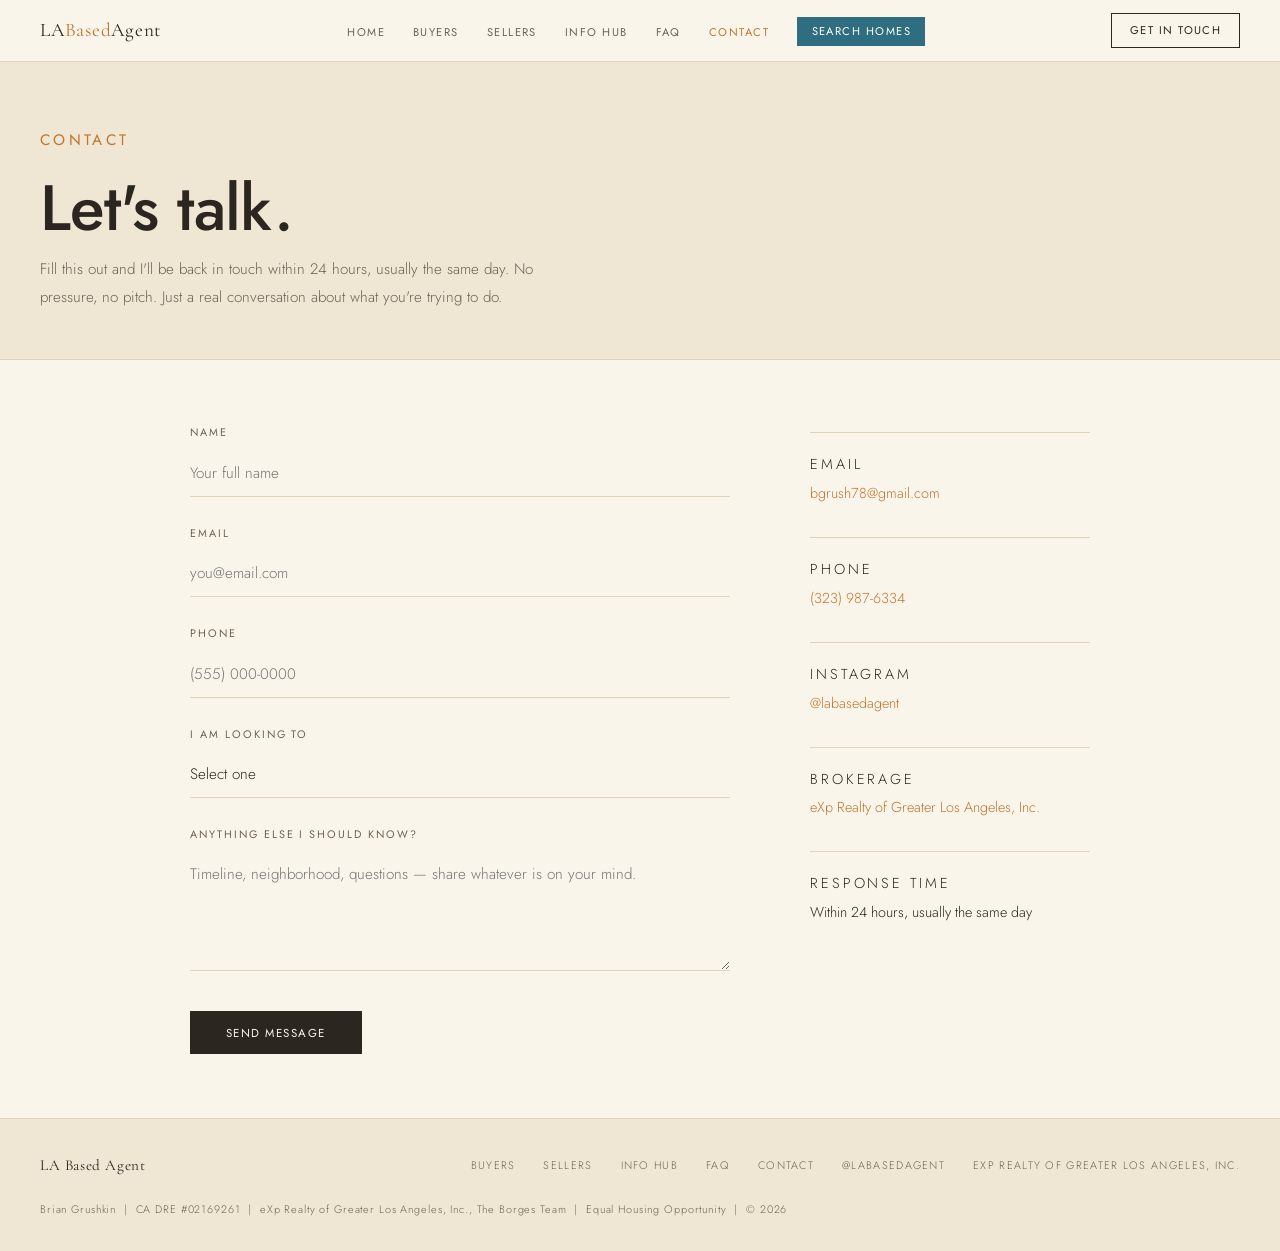
<file: contact.html>
<!DOCTYPE html>
<html lang="en">
<head>
<meta charset="UTF-8"/>
<meta name="viewport" content="width=device-width,initial-scale=1"/>
<title>Contact | Brian Grushkin | Los Angeles Real Estate Agent</title>
<meta name="description" content="Get in touch with Brian Grushkin, licensed real estate agent serving Los Angeles. Responds same day."/>
<link rel="canonical" href="https://labasedagent.com/contact.html"/>
<link rel="preconnect" href="https://fonts.googleapis.com"/>
<link rel="preconnect" href="https://fonts.gstatic.com" crossorigin/>
<link href="https://fonts.googleapis.com/css2?family=Cormorant+Garamond:ital,wght@0,300;0,400;0,600;1,300;1,400&family=Jost:wght@300;400;500&display=swap" rel="stylesheet"/>
<link rel="stylesheet" href="styles.css"/>

<script type="application/ld+json">
{
  "@context": "https://schema.org",
  "@graph": [
    {
      "@type": "ContactPage",
      "@id": "https://labasedagent.com/contact.html#contactpage",
      "url": "https://labasedagent.com/contact.html",
      "name": "Contact Brian Grushkin",
      "description": "Contact Brian Grushkin, licensed California real estate agent serving Los Angeles.",
      "isPartOf": {"@id": "https://labasedagent.com/#website"},
      "about": {"@id": "https://labasedagent.com/#agent"},
      "breadcrumb": {
        "@type": "BreadcrumbList",
        "itemListElement": [
          {"@type": "ListItem", "position": 1, "name": "Home", "item": "https://labasedagent.com"},
          {"@type": "ListItem", "position": 2, "name": "Contact", "item": "https://labasedagent.com/contact.html"}
        ]
      }
    }
  ]
}
</script>
</head>
<body>

<nav id="nav">
  <div class="nav-inner">
    <a class="logo" href="index.html">LA<span>Based</span>Agent</a>
    <button class="nav-toggle" aria-label="Open menu" onclick="toggleMenu()">
      <span></span><span></span><span></span>
    </button>
    <ul class="nav-links" id="navLinks">
      <li><a href="index.html">Home</a></li>
      <li><a href="buyers.html">Buyers</a></li>
      <li><a href="sellers.html">Sellers</a></li>
      <li><a href="blog.html">Info Hub</a></li>
      <li><a href="faq.html">FAQ</a></li>
      <li><a href="contact.html" class="active">Contact</a></li>
      <li class="nav-search"><a href="https://yourhomesearchlink.example.com/" target="_blank" rel="noopener">Search Homes</a></li>
    </ul>
    <a class="nav-cta" href="contact.html">Get In Touch</a>
  </div>
</nav>

<main>

  <section class="page-hero">
    <p class="eyebrow">Contact</p>
    <!-- EDIT: Headline and subtext -->
    <h1>Let's talk.</h1>
    <p>Fill this out and I'll be back in touch within 24 hours, usually the same day. No pressure, no pitch. Just a real conversation about what you're trying to do.</p>
  </section>

  <!-- CONTACT FORM
    FORMSPREE SETUP (2 minutes) — Brian needs to do this step himself:
    1. Go to formspree.io and create a free account
    2. Click New Form, name it "LA Based Agent Contact"
    3. Set notification email to: bgrush78@gmail.com
    4. Copy your form ID (the characters after formspree.io/f/)
    5. Replace YOUR_FORMSPREE_ID below with that ID
    6. Save, re-upload folder to Netlify, test the form
  -->
  <section class="contact-section">
    <div class="contact-inner">

      <form
        action="https://formspree.io/f/xqevjwbb"
        method="POST"
        id="contactForm"
        onsubmit="handleSubmit(event)"
      >
        <!-- EDIT: Field labels and placeholder text -->
        <div class="field">
          <label for="name">Name</label>
          <input type="text" id="name" name="name" placeholder="Your full name" required/>
        </div>
        <div class="field">
          <label for="email">Email</label>
          <input type="email" id="email" name="email" placeholder="you@email.com" required/>
        </div>
        <div class="field">
          <label for="phone">Phone</label>
          <input type="tel" id="phone" name="phone" placeholder="(555) 000-0000"/>
        </div>
        <div class="field">
          <label for="intent">I am looking to</label>
          <select id="intent" name="intent">
            <option value="">Select one</option>
            <option value="buy">Buy a home</option>
            <option value="sell">Sell my home</option>
            <option value="both">Buy and sell</option>
            <option value="explore">Just exploring for now</option>
          </select>
        </div>
        <div class="field">
          <label for="message">Anything else I should know?</label>
          <textarea id="message" name="message" placeholder="Timeline, neighborhood, questions — share whatever is on your mind."></textarea>
        </div>
        <div class="submit-row">
          <button type="submit" class="btn-ink">Send Message</button>
        </div>
      </form>
      <div class="form-success" id="formSuccess" style="display:none">
        <p>Got it. I'll be in touch soon.</p>
      </div>

      <div class="contact-aside">
        <div class="contact-detail">
          <span class="detail-label">Email</span>
          <a href="mailto:bgrush78@gmail.com">bgrush78@gmail.com</a>
        </div>
        <div class="contact-detail">
          <span class="detail-label">Phone</span>
          <a href="tel:+13239876334">(323) 987-6334</a>
        </div>
        <div class="contact-detail">
          <span class="detail-label">Instagram</span>
          <a href="https://www.instagram.com/labasedagent" target="_blank" rel="noopener">@labasedagent</a>
        </div>
        <div class="contact-detail">
          <span class="detail-label">Brokerage</span>
          <a href="https://www.exprealty.com" target="_blank" rel="noopener">eXp Realty of Greater Los Angeles, Inc.</a>
        </div>
        <div class="contact-detail">
          <span class="detail-label">Response time</span>
          <span>Within 24 hours, usually the same day</span>
        </div>
      </div>

    </div>
  </section>

</main>

<footer>
  <div class="footer-inner">
    <p class="foot-logo">LA Based Agent</p>
    <nav class="foot-nav">
      <a href="buyers.html">Buyers</a>
      <a href="sellers.html">Sellers</a>
      <a href="blog.html">Info Hub</a>
      <a href="faq.html">FAQ</a>
      <a href="contact.html">Contact</a>
      <a href="https://www.instagram.com/labasedagent" target="_blank" rel="noopener">@labasedagent</a>
      <a href="https://www.exprealty.com" target="_blank" rel="noopener">eXp Realty of Greater Los Angeles, Inc.</a>
    </nav>
    <p class="foot-dre">Brian Grushkin &nbsp;|&nbsp; CA DRE #02169261 &nbsp;|&nbsp; eXp Realty of Greater Los Angeles, Inc., The Borges Team &nbsp;|&nbsp; Equal Housing Opportunity &nbsp;|&nbsp; &copy; 2026</p>
  </div>
</footer>

<script src="main.js"></script>
</body>
</html>
</file>
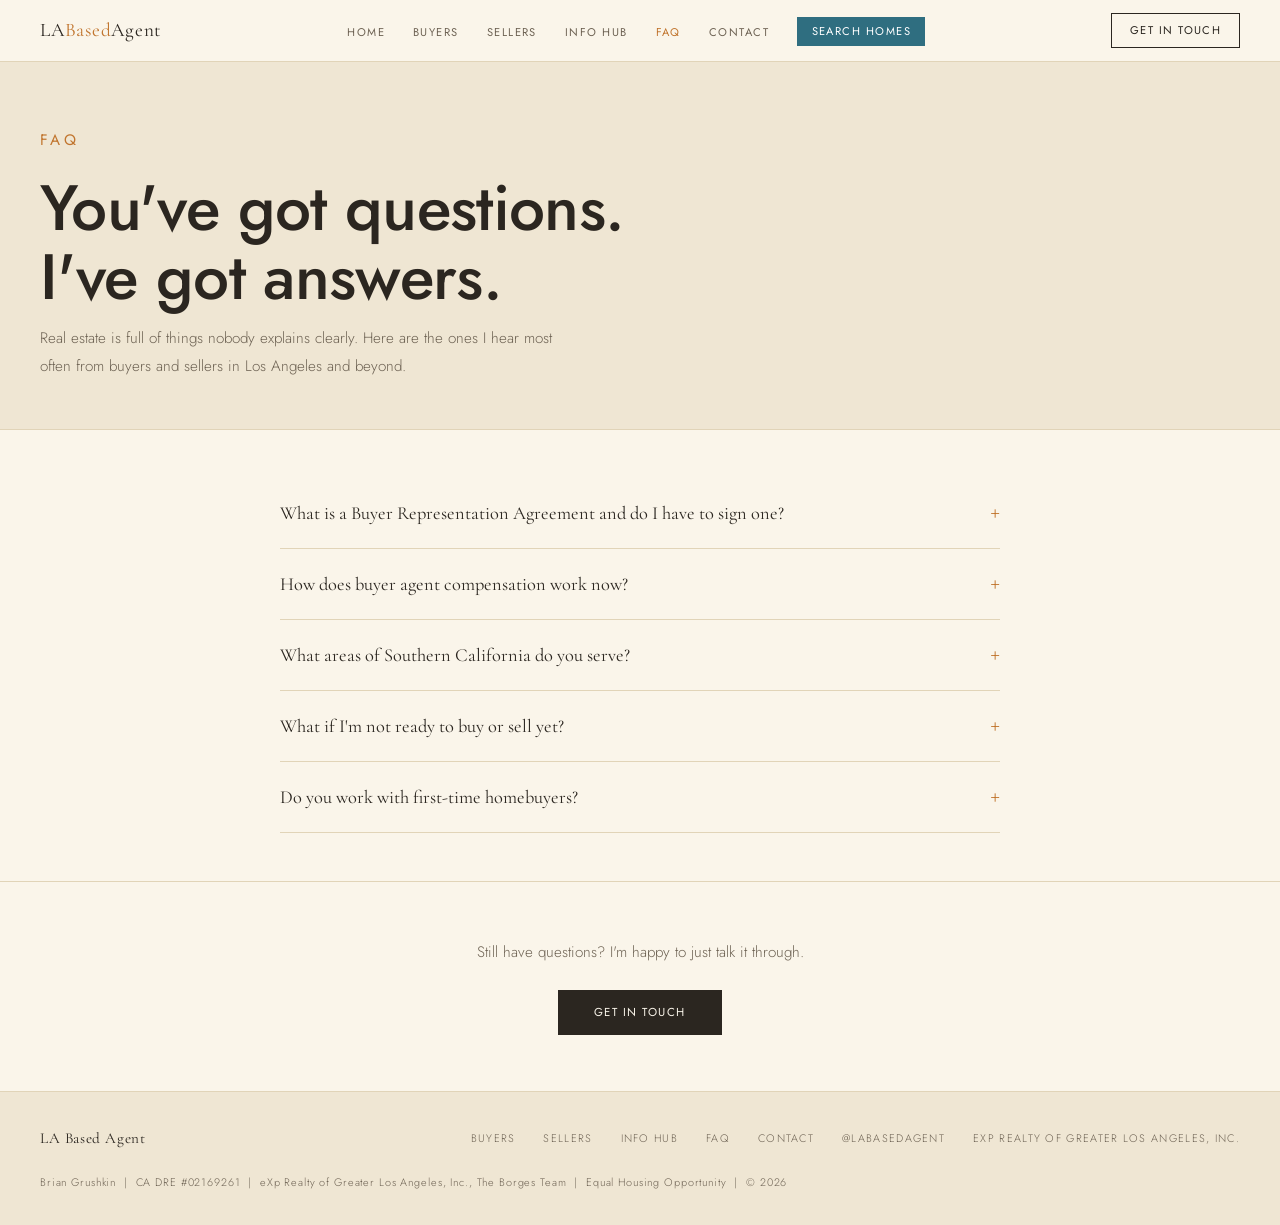
<file: faq.html>
<!DOCTYPE html>
<html lang="en">
<head>
<meta charset="UTF-8"/>
<meta name="viewport" content="width=device-width,initial-scale=1"/>
<title>FAQ | Brian Grushkin | Los Angeles Real Estate Agent</title>
<meta name="description" content="Common questions about buying and selling a home in Los Angeles, answered honestly by Brian Grushkin, licensed CA real estate agent."/>
<link rel="canonical" href="https://labasedagent.com/faq.html"/>
<link rel="preconnect" href="https://fonts.googleapis.com"/>
<link rel="preconnect" href="https://fonts.gstatic.com" crossorigin/>
<link href="https://fonts.googleapis.com/css2?family=Cormorant+Garamond:ital,wght@0,300;0,400;0,600;1,300;1,400&family=Jost:wght@300;400;500&display=swap" rel="stylesheet"/>
<link rel="stylesheet" href="styles.css"/>

<script type="application/ld+json">
{
  "@context": "https://schema.org",
  "@graph": [
    {
      "@type": "FAQPage",
      "@id": "https://labasedagent.com/faq.html#faqpage",
      "name": "Real Estate FAQ | Brian Grushkin",
      "description": "Frequently asked questions about buying and selling a home in Los Angeles and Southern California.",
      "author": {"@id": "https://labasedagent.com/author.html#person"},
      "mainEntity": [
        {
          "@type": "Question",
          "name": "What is a Buyer Representation Agreement and do I have to sign one?",
          "acceptedAnswer": {
            "@type": "Answer",
            "text": "A Buyer-Broker Representation Agreement is a written contract between you and your agent that clearly outlines the services your agent will provide, how long the agreement lasts, and how your agent will be compensated. It exists to protect you by making everything transparent before we do anything together. As of January 1, 2025, California law (AB 2992) requires a signed Buyer-Broker Representation Agreement before your agent can tour homes with you, so yes, you will need to sign one. We'll go through it together before you sign anything, and I'll answer every question you have.",
            "author": {"@id": "https://labasedagent.com/author.html#person"}
          }
        },
        {
          "@type": "Question",
          "name": "How does buyer agent compensation work now?",
          "acceptedAnswer": {
            "@type": "Answer",
            "text": "The way buyer agent compensation works has changed significantly. Your agent's fee is now negotiated directly between you and your agent, not set by the seller. In many transactions, you can ask the seller to cover some or all of your agent's compensation as a concession, which they may accept or decline. If they decline, you remain responsible for the agreed amount. We'll discuss all of this clearly in our first conversation so there are no surprises at any point in the process.",
            "author": {"@id": "https://labasedagent.com/author.html#person"}
          }
        },
        {
          "@type": "Question",
          "name": "What areas of Southern California do you serve?",
          "acceptedAnswer": {
            "@type": "Answer",
            "text": "My primary focus is the Greater Los Angeles area, the San Gabriel Valley, Palm Springs, and the High Desert. I'm a longtime LA resident based in Highland Park who will happily hop on any of our fine freeways to work with you. If you're buying or selling elsewhere in Southern California, reach out. If I'm not the right fit, I'll say so and point you toward someone who is.",
            "author": {"@id": "https://labasedagent.com/author.html#person"}
          }
        },
        {
          "@type": "Question",
          "name": "What if I'm not ready to buy or sell yet?",
          "acceptedAnswer": {
            "@type": "Answer",
            "text": "The earlier we connect, the more useful I can be. Whether you're 6 months out or 2 years out, there are things you can do now to set yourself up for a better transaction. I'm happy to have that conversation with no obligation on either side.",
            "author": {"@id": "https://labasedagent.com/author.html#person"}
          }
        },
        {
          "@type": "Question",
          "name": "Do you work with first-time homebuyers?",
          "acceptedAnswer": {
            "@type": "Answer",
            "text": "Yes, and I genuinely enjoy it. Buying your first home is a big deal and the process can feel overwhelming without good guidance. I'll explain everything, go at your pace, and make sure you feel confident at every step. There are no dumb questions.",
            "author": {"@id": "https://labasedagent.com/author.html#person"}
          }
        }
      ]
    },
    {
      "@type": "WebPage",
      "@id": "https://labasedagent.com/faq.html#webpage",
      "url": "https://labasedagent.com/faq.html",
      "name": "FAQ | Brian Grushkin | Los Angeles Real Estate Agent",
      "isPartOf": {"@id": "https://labasedagent.com/#website"},
      "breadcrumb": {
        "@type": "BreadcrumbList",
        "itemListElement": [
          {"@type": "ListItem", "position": 1, "name": "Home", "item": "https://labasedagent.com"},
          {"@type": "ListItem", "position": 2, "name": "FAQ", "item": "https://labasedagent.com/faq.html"}
        ]
      }
    }
  ]
}
</script>
</head>
<body>

<nav id="nav">
  <div class="nav-inner">
    <a class="logo" href="index.html">LA<span>Based</span>Agent</a>
    <button class="nav-toggle" aria-label="Open menu" onclick="toggleMenu()">
      <span></span><span></span><span></span>
    </button>
    <ul class="nav-links" id="navLinks">
      <li><a href="index.html">Home</a></li>
      <li><a href="buyers.html">Buyers</a></li>
      <li><a href="sellers.html">Sellers</a></li>
      <li><a href="blog.html">Info Hub</a></li>
      <li><a href="faq.html" class="active">FAQ</a></li>
      <li><a href="contact.html">Contact</a></li>
      <li class="nav-search"><a href="https://www.lametrohomefinder.com/team/brian-grushkin" target="_blank" rel="noopener">Search Homes</a></li>
    </ul>
    <a class="nav-cta" href="contact.html">Get In Touch</a>
  </div>
</nav>

<main>

  <section class="page-hero">
    <p class="eyebrow">FAQ</p>
    <h1>You've got questions.<br>I've got answers.</h1>
    <p>Real estate is full of things nobody explains clearly. Here are the ones I hear most often from buyers and sellers in Los Angeles and beyond.</p>
  </section>

  <!-- FAQ ACCORDION
    To add a new question: copy one full faq-item div and paste before the closing div.
    IMPORTANT: Also add the new Q&A to the FAQPage schema in the head of this file.
    To remove: delete the full faq-item div and remove from schema. -->
  <section class="faq-section">
    <div class="faq-inner">

      <!-- EDIT: Each question and answer — keep schema in head in sync -->
      <div class="faq-item">
        <button class="faq-q" onclick="toggleFaq(this)">
          What is a Buyer Representation Agreement and do I have to sign one?
          <span class="faq-icon">+</span>
        </button>
        <div class="faq-a">
          <p>A Buyer-Broker Representation Agreement is a written contract between you and your agent that clearly outlines the services your agent will provide, how long the agreement lasts, and how your agent will be compensated. It exists to protect you by making everything transparent before we do anything together. As of January 1, 2025, California law (AB 2992) requires a signed Buyer-Broker Representation Agreement before your agent can tour homes with you, so yes, you will need to sign one. We'll go through it together before you sign anything, and I'll answer every question you have.</p>
        </div>
      </div>

      <div class="faq-item">
        <button class="faq-q" onclick="toggleFaq(this)">
          How does buyer agent compensation work now?
          <span class="faq-icon">+</span>
        </button>
        <div class="faq-a">
          <p>The way buyer agent compensation works has changed significantly. Your agent's fee is now negotiated directly between you and your agent, not set by the seller. In many transactions, you can ask the seller to cover some or all of your agent's compensation as a concession, which they may accept or decline. If they decline, you remain responsible for the agreed amount. We'll discuss all of this clearly in our first conversation so there are no surprises at any point in the process.</p>
        </div>
      </div>

      <div class="faq-item">
        <button class="faq-q" onclick="toggleFaq(this)">
          What areas of Southern California do you serve?
          <span class="faq-icon">+</span>
        </button>
        <div class="faq-a">
          <p>My primary focus is the Greater Los Angeles area, the San Gabriel Valley, Palm Springs, and the High Desert. I'm a longtime LA resident based in Highland Park who will happily hop on any of our fine freeways to work with you. If you're buying or selling elsewhere in Southern California, reach out. If I'm not the right fit, I'll say so and point you toward someone who is.</p>
        </div>
      </div>

      <div class="faq-item">
        <button class="faq-q" onclick="toggleFaq(this)">
          What if I'm not ready to buy or sell yet?
          <span class="faq-icon">+</span>
        </button>
        <div class="faq-a">
          <p>The earlier we connect, the more useful I can be. Whether you're 6 months out or 2 years out, there are things you can do now to set yourself up for a better transaction. I'm happy to have that conversation with no obligation on either side.</p>
        </div>
      </div>

      <div class="faq-item">
        <button class="faq-q" onclick="toggleFaq(this)">
          Do you work with first-time homebuyers?
          <span class="faq-icon">+</span>
        </button>
        <div class="faq-a">
          <p>Yes, and I genuinely enjoy it. Buying your first home is a big deal and the process can feel overwhelming without good guidance. I'll explain everything, go at your pace, and make sure you feel confident at every step. There are no dumb questions.</p>
        </div>
      </div>

    </div>
  </section>

  <section class="mini-cta">
    <p>Still have questions? I'm happy to just talk it through.</p>
    <a class="btn-ink" href="contact.html">Get In Touch</a>
  </section>

</main>

<footer>
  <div class="footer-inner">
    <p class="foot-logo">LA Based Agent</p>
    <nav class="foot-nav">
      <a href="buyers.html">Buyers</a>
      <a href="sellers.html">Sellers</a>
      <a href="blog.html">Info Hub</a>
      <a href="faq.html">FAQ</a>
      <a href="contact.html">Contact</a>
      <a href="https://www.instagram.com/labasedagent" target="_blank" rel="noopener">@labasedagent</a>
      <a href="https://www.exprealty.com" target="_blank" rel="noopener">eXp Realty of Greater Los Angeles, Inc.</a>
    </nav>
    <p class="foot-dre">Brian Grushkin &nbsp;|&nbsp; CA DRE #02169261 &nbsp;|&nbsp; eXp Realty of Greater Los Angeles, Inc., The Borges Team &nbsp;|&nbsp; Equal Housing Opportunity &nbsp;|&nbsp; &copy; 2026</p>
  </div>
</footer>

<script src="main.js"></script>
</body>
</html>
</file>
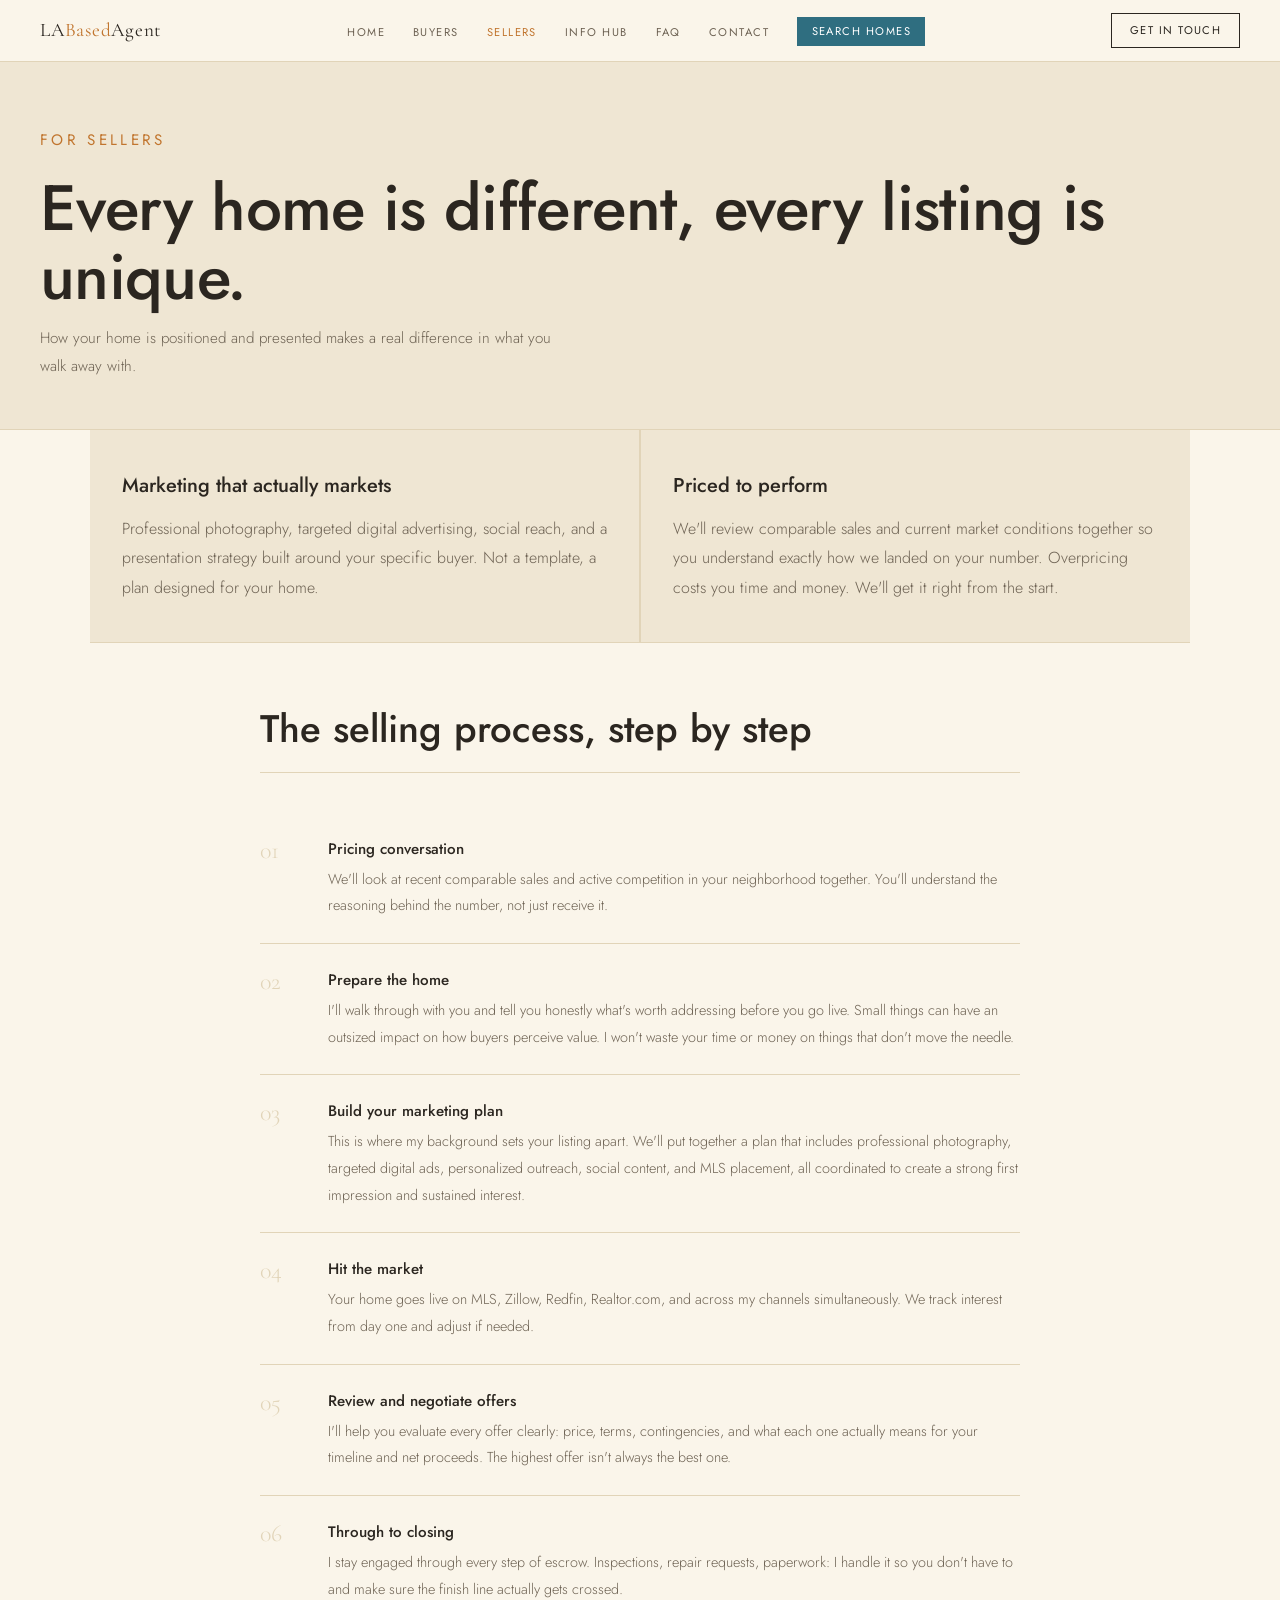
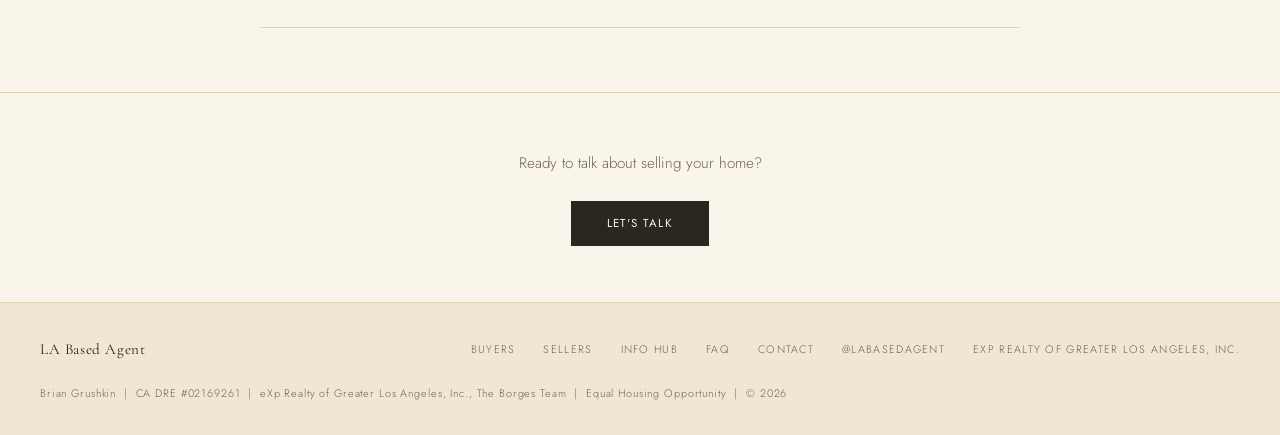
<file: sellers.html>
<!DOCTYPE html>
<html lang="en">
<head>
<meta charset="UTF-8"/>
<meta name="viewport" content="width=device-width,initial-scale=1"/>
<title>For Sellers | Brian Grushkin | Los Angeles Real Estate Agent</title>
<meta name="description" content="Selling your home in Los Angeles? Brian Grushkin brings 20+ years of marketing expertise to position, present, and sell your home right."/>
<link rel="canonical" href="https://labasedagent.com/sellers.html"/>
<link rel="preconnect" href="https://fonts.googleapis.com"/>
<link rel="preconnect" href="https://fonts.gstatic.com" crossorigin/>
<link href="https://fonts.googleapis.com/css2?family=Cormorant+Garamond:ital,wght@0,300;0,400;0,600;1,300;1,400&family=Jost:wght@300;400;500&display=swap" rel="stylesheet"/>
<link rel="stylesheet" href="styles.css"/>

<script type="application/ld+json">
{
  "@context": "https://schema.org",
  "@graph": [
    {
      "@type": "Service",
      "@id": "https://labasedagent.com/sellers.html#service",
      "name": "Home Seller Representation",
      "description": "Full seller representation services in Los Angeles, the San Gabriel Valley, Palm Springs, and the High Desert. Includes strategic pricing, professional photography, targeted digital marketing, offer negotiation, and escrow management.",
      "provider": {"@id": "https://labasedagent.com/#agent"},
      "serviceType": "Real Estate Seller Representation",
      "areaServed": [
        {"@type": "City", "name": "Los Angeles"},
        {"@type": "State", "name": "California"}
      ]
    },
    {
      "@type": "WebPage",
      "@id": "https://labasedagent.com/sellers.html#webpage",
      "url": "https://labasedagent.com/sellers.html",
      "name": "For Sellers | Brian Grushkin | Los Angeles Real Estate Agent",
      "isPartOf": {"@id": "https://labasedagent.com/#website"},
      "breadcrumb": {
        "@type": "BreadcrumbList",
        "itemListElement": [
          {"@type": "ListItem", "position": 1, "name": "Home", "item": "https://labasedagent.com"},
          {"@type": "ListItem", "position": 2, "name": "Sellers", "item": "https://labasedagent.com/sellers.html"}
        ]
      }
    }
  ]
}
</script>
</head>
<body>

<nav id="nav">
  <div class="nav-inner">
    <a class="logo" href="index.html">LA<span>Based</span>Agent</a>
    <button class="nav-toggle" aria-label="Open menu" onclick="toggleMenu()">
      <span></span><span></span><span></span>
    </button>
    <ul class="nav-links" id="navLinks">
      <li><a href="index.html">Home</a></li>
      <li><a href="buyers.html">Buyers</a></li>
      <li><a href="sellers.html" class="active">Sellers</a></li>
      <li><a href="blog.html">Info Hub</a></li>
      <li><a href="faq.html">FAQ</a></li>
      <li><a href="contact.html">Contact</a></li>
      <li class="nav-search"><a href="https://www.lametrohomefinder.com/team/brian-grushkin" target="_blank" rel="noopener">Search Homes</a></li>
    </ul>
    <a class="nav-cta" href="contact.html">Get In Touch</a>
  </div>
</nav>

<main>

  <section class="page-hero">
    <!-- EDIT: Eyebrow, headline, subtext -->
    <p class="eyebrow">For Sellers</p>
    <h1>Every home is different, every listing is unique.</h1>
    <p>How your home is positioned and presented makes a real difference in what you walk away with.</p>
  </section>

  <section class="two-cards">
    <!-- EDIT: Card 1 -->
    <div class="info-card">
      <h3>Marketing that actually markets</h3>
      <p>Professional photography, targeted digital advertising, social reach, and a presentation strategy built around your specific buyer. Not a template, a plan designed for your home.</p>
    </div>
    <!-- EDIT: Card 2 -->
    <div class="info-card">
      <h3>Priced to perform</h3>
      <p>We'll review comparable sales and current market conditions together so you understand exactly how we landed on your number. Overpricing costs you time and money. We'll get it right from the start.</p>
    </div>
  </section>

  <section class="process-section">
    <div class="process-inner">
      <!-- EDIT: Section headline -->
      <h2>The selling process, step by step</h2>
      <ol class="steps">

        <!-- EDIT: Each step title and body text -->
        <li>
          <strong>Pricing conversation</strong>
          <p>We'll look at recent comparable sales and active competition in your neighborhood together. You'll understand the reasoning behind the number, not just receive it.</p>
        </li>
        <li>
          <strong>Prepare the home</strong>
          <p>I'll walk through with you and tell you honestly what's worth addressing before you go live. Small things can have an outsized impact on how buyers perceive value. I won't waste your time or money on things that don't move the needle.</p>
        </li>
        <li>
          <strong>Build your marketing plan</strong>
          <p>This is where my background sets your listing apart. We'll put together a plan that includes professional photography, targeted digital ads, personalized outreach, social content, and MLS placement, all coordinated to create a strong first impression and sustained interest.</p>
        </li>
        <li>
          <strong>Hit the market</strong>
          <p>Your home goes live on MLS, Zillow, Redfin, Realtor.com, and across my channels simultaneously. We track interest from day one and adjust if needed.</p>
        </li>
        <li>
          <strong>Review and negotiate offers</strong>
          <p>I'll help you evaluate every offer clearly: price, terms, contingencies, and what each one actually means for your timeline and net proceeds. The highest offer isn't always the best one.</p>
        </li>
        <li>
          <strong>Through to closing</strong>
          <p>I stay engaged through every step of escrow. Inspections, repair requests, paperwork: I handle it so you don't have to and make sure the finish line actually gets crossed.</p>
        </li>

      </ol>
    </div>
  </section>

  <section class="mini-cta">
    <!-- EDIT: CTA text -->
    <p>Ready to talk about selling your home?</p>
    <a class="btn-ink" href="contact.html">Let's Talk</a>
  </section>

</main>

<footer>
  <div class="footer-inner">
    <p class="foot-logo">LA Based Agent</p>
    <nav class="foot-nav">
      <a href="buyers.html">Buyers</a>
      <a href="sellers.html">Sellers</a>
      <a href="blog.html">Info Hub</a>
      <a href="faq.html">FAQ</a>
      <a href="contact.html">Contact</a>
      <a href="https://www.instagram.com/labasedagent" target="_blank" rel="noopener">@labasedagent</a>
      <a href="https://www.exprealty.com" target="_blank" rel="noopener">eXp Realty of Greater Los Angeles, Inc.</a>
    </nav>
    <p class="foot-dre">Brian Grushkin &nbsp;|&nbsp; CA DRE #02169261 &nbsp;|&nbsp; eXp Realty of Greater Los Angeles, Inc., The Borges Team &nbsp;|&nbsp; Equal Housing Opportunity &nbsp;|&nbsp; &copy; 2026</p>
  </div>
</footer>

<script src="main.js"></script>
</body>
</html>
</file>
<file: styles.css>
/* ============================================================
   BRIAN GRUSHKIN — styles.css

   COLOR REFERENCE (light mid-century modern palette):
   --ink:          #2B2620  (dark walnut text, dark button fill)
   --ink-muted:    #6E6354  (secondary text)
   --terracotta:   #C1752E  (warm accent — mustard / burnt orange)
   --terra-light:  #F1E1C2  (light warm-tan panel background)
   --cream:        #EFE6D3  (alternate section background, warm sand)
   --warm-white:   #FAF5EA  (page background, light cream)
   --border:       #E1D4B8  (dividing lines)
   --teal:         #2F6E80  (cool accent — deep teal blue)
   ============================================================ */

*, *::before, *::after {
  box-sizing: border-box;
  margin: 0;
  padding: 0;
}

:root {
  --ink:          #2B2620;
  --ink-muted:    #6E6354;
  --terracotta:   #C1752E;
  --terra-light:  #F1E1C2;
  --cream:        #EFE6D3;
  --warm-white:   #FAF5EA;
  --border:       #E1D4B8;
  --teal:         #2F6E80;
  --nav-h:        62px;
}

html { scroll-behavior: smooth; }

body {
  font-family: 'Jost', sans-serif;
  background: var(--warm-white);
  color: var(--ink);
  font-size: 16px;
  font-weight: 300;
  line-height: 1.6;
  -webkit-font-smoothing: antialiased;
}

img {
  display: block;
  width: 100%;
  height: 100%;
  object-fit: cover;
}

a { color: inherit; text-decoration: none; }

/* ── TYPOGRAPHY ── */

h1 {
  font-family: 'Jost', sans-serif;
  font-size: clamp(2.6rem, 5vw, 4.2rem);
  font-weight: 500;
  line-height: 1.08;
  letter-spacing: -0.01em;
  color: var(--ink);
}

h2 {
  font-family: 'Jost', sans-serif;
  font-size: clamp(1.8rem, 3vw, 2.8rem);
  font-weight: 500;
  line-height: 1.15;
  color: var(--ink);
}

h3 {
  font-family: 'Jost', sans-serif;
  font-size: 1.25rem;
  font-weight: 500;
  color: var(--ink);
  margin-bottom: 0.5rem;
}

p {
  color: var(--ink-muted);
  line-height: 1.85;
  font-weight: 300;
}

em { font-style: italic; color: var(--terracotta); }

.eyebrow {
  font-size: 0.68rem;
  letter-spacing: 0.22em;
  text-transform: uppercase;
  color: var(--terracotta);
  font-weight: 400;
  margin-bottom: 1.25rem;
  display: block;
}

/* ── BUTTONS ── */

.btn-ink {
  display: inline-block;
  background: var(--ink);
  color: var(--warm-white);
  border: none;
  padding: 0.85rem 2.25rem;
  font-family: 'Jost', sans-serif;
  font-size: 0.72rem;
  letter-spacing: 0.13em;
  text-transform: uppercase;
  font-weight: 400;
  cursor: pointer;
  transition: background 0.18s;
  text-decoration: none;
}

.btn-ink:hover { background: var(--terracotta); color: #fff; }

.btn-ghost {
  display: inline-block;
  background: transparent;
  color: var(--ink-muted);
  border: 1px solid var(--border);
  padding: 0.85rem 2.25rem;
  font-family: 'Jost', sans-serif;
  font-size: 0.72rem;
  letter-spacing: 0.13em;
  text-transform: uppercase;
  font-weight: 400;
  cursor: pointer;
  transition: all 0.18s;
  text-decoration: none;
}

.btn-ghost:hover { border-color: var(--ink); color: var(--ink); }

.btn-white {
  display: inline-block;
  background: var(--warm-white);
  color: var(--terracotta);
  border: none;
  padding: 0.85rem 2.25rem;
  font-family: 'Jost', sans-serif;
  font-size: 0.72rem;
  letter-spacing: 0.13em;
  text-transform: uppercase;
  font-weight: 500;
  cursor: pointer;
  transition: background 0.18s;
  text-decoration: none;
}

.btn-white:hover { background: var(--terra-light); }

.btn-row {
  display: flex;
  gap: 1rem;
  flex-wrap: wrap;
  margin-top: 2.5rem;
}

/* ── NAVIGATION ── */

#nav {
  position: sticky;
  top: 0;
  z-index: 200;
  background: rgba(250, 245, 234, 0.94);
  border-bottom: 1px solid var(--border);
  backdrop-filter: blur(6px);
  -webkit-backdrop-filter: blur(6px);
  height: var(--nav-h);
}

.nav-inner {
  display: flex;
  align-items: center;
  justify-content: space-between;
  height: 100%;
  padding: 0 2.5rem;
  gap: 1.5rem;
}

.logo {
  font-family: 'Cormorant Garamond', Georgia, serif;
  font-size: 1.2rem;
  font-weight: 400;
  letter-spacing: 0.04em;
  color: var(--ink);
  white-space: nowrap;
  flex-shrink: 0;
}

.logo span { color: var(--terracotta); }

.nav-links {
  display: flex;
  align-items: center;
  gap: 1.75rem;
  list-style: none;
  flex-wrap: nowrap;
}

.nav-links a {
  font-size: 0.7rem;
  font-weight: 400;
  letter-spacing: 0.13em;
  text-transform: uppercase;
  color: var(--ink-muted);
  transition: color 0.18s;
  white-space: nowrap;
}

.nav-links a:hover,
.nav-links a.active { color: var(--terracotta); }

.nav-search a {
  background: var(--teal);
  color: #fff !important;
  padding: 0.4rem 0.9rem;
  transition: background 0.18s !important;
}

.nav-search a:hover { background: #2A4F68 !important; }

.nav-cta {
  flex-shrink: 0;
  font-size: 0.7rem;
  font-weight: 400;
  letter-spacing: 0.13em;
  text-transform: uppercase;
  color: var(--ink);
  border: 1px solid var(--ink);
  padding: 0.45rem 1.1rem;
  white-space: nowrap;
  transition: all 0.18s;
}

.nav-cta:hover { background: var(--ink); color: var(--warm-white); }

/* Mobile hamburger — hidden on desktop */
.nav-toggle {
  display: none;
  flex-direction: column;
  gap: 5px;
  background: none;
  border: none;
  cursor: pointer;
  padding: 4px;
  flex-shrink: 0;
}

.nav-toggle span {
  display: block;
  width: 22px;
  height: 1.5px;
  background: var(--ink);
  transition: all 0.2s;
}

/* ── PHOTO PLACEHOLDERS ── */

.photo-placeholder {
  position: absolute;
  inset: 0;
  background: #E4D8BE;
  display: flex;
  flex-direction: column;
  align-items: center;
  justify-content: center;
  gap: 0.75rem;
  padding: 2rem;
  text-align: center;
}

.ph-label {
  font-size: 0.65rem;
  letter-spacing: 0.2em;
  text-transform: uppercase;
  color: rgba(78, 63, 45, 0.5);
  display: block;
}

.ph-tip {
  font-family: 'Cormorant Garamond', Georgia, serif;
  font-size: 0.95rem;
  font-style: italic;
  color: rgba(78, 63, 45, 0.6);
  line-height: 1.5;
  max-width: 240px;
  display: block;
}

/* ── HOME — HERO ── */

.hero {
  display: grid;
  grid-template-columns: 1fr 1fr;
  min-height: calc(100vh - var(--nav-h));
}

.hero-text {
  display: flex;
  flex-direction: column;
  justify-content: center;
  padding: 4rem 3.5rem 4rem 2.5rem;
  border-right: 1px solid var(--border);
}

.hero-sub {
  font-size: 1rem;
  max-width: 380px;
  margin-top: 1.5rem;
}

.hero-image {
  background: var(--cream);
  position: relative;
  overflow: hidden;
  display: flex;
  flex-direction: column;
  justify-content: flex-end;
  padding: 2rem;
  min-height: 500px;
}

.hero-caption {
  position: relative;
  z-index: 2;
  background: rgba(250, 245, 234, 0.93);
  backdrop-filter: blur(4px);
  padding: 1.25rem;
  border-left: 3px solid var(--teal);
  max-width: 280px;
  display: flex;
  flex-direction: column;
  gap: 0.3rem;
}

.caption-label {
  font-size: 0.65rem;
  letter-spacing: 0.18em;
  text-transform: uppercase;
  color: var(--teal);
}

.caption-text {
  font-family: 'Cormorant Garamond', Georgia, serif;
  font-size: 1rem;
  color: var(--ink);
  line-height: 1.4;
}

/* ── HOME — PHILOSOPHY ── */

.philosophy {
  display: grid;
  grid-template-columns: 180px 1fr;
  border-top: 1px solid var(--border);
  border-bottom: 1px solid var(--border);
  background: var(--cream);
}

.phil-label {
  padding: 3rem 2rem;
  border-right: 1px solid var(--border);
  font-size: 0.68rem;
  letter-spacing: 0.2em;
  text-transform: uppercase;
  color: var(--ink-muted);
  font-weight: 400;
}

.phil-content {
  padding: 3rem 3rem;
}

.phil-content blockquote {
  font-family: 'Cormorant Garamond', Georgia, serif;
  font-size: clamp(1.3rem, 2.5vw, 1.6rem);
  font-style: italic;
  font-weight: 300;
  line-height: 1.45;
  color: var(--ink);
  border-left: none;
  padding: 0 0 2rem;
  border-bottom: 1px solid var(--border);
  margin-bottom: 2rem;
}

.phil-cols {
  display: grid;
  grid-template-columns: 1fr 1fr;
  gap: 2.5rem;
}

/* ── HOME — APPROACH ── */

.approach {
  padding: 4rem 2.5rem;
  background: var(--warm-white);
}

.approach-inner { max-width: 1100px; margin: 0 auto; }

.section-header {
  display: flex;
  justify-content: space-between;
  align-items: baseline;
  margin-bottom: 2.5rem;
  border-bottom: 1px solid var(--border);
  padding-bottom: 1.25rem;
}

.section-header span {
  font-size: 0.68rem;
  letter-spacing: 0.2em;
  text-transform: uppercase;
  color: var(--ink-muted);
}

.approach-grid {
  display: grid;
  grid-template-columns: repeat(3, 1fr);
  gap: 2px;
  background: var(--border);
}

.approach-card {
  background: var(--warm-white);
  padding: 2rem 1.75rem;
}

.card-num {
  display: block;
  font-family: 'Cormorant Garamond', Georgia, serif;
  font-size: 2rem;
  font-weight: 300;
  color: var(--border);
  margin-bottom: 0.75rem;
}

/* ── HOME — ABOUT SPLIT ── */

.about-split {
  display: grid;
  grid-template-columns: 1fr 1fr;
  border-top: 1px solid var(--border);
}

.about-image {
  background: var(--terra-light);
  min-height: 460px;
  position: relative;
  overflow: hidden;
  border-right: 1px solid var(--border);
}

.about-ph { position: absolute; inset: 0; background: #DCC9A0; }

/* ── RECENT SALES GALLERY (replaces single about-image) ── */

.sales-gallery {
  display: grid;
  grid-template-columns: 1fr 1fr;
  grid-template-rows: 1fr 1fr;
  gap: 2px;
  background: var(--border);
}

.sale-card {
  position: relative;
  overflow: hidden;
  background: #DCC9A0;
}

.sale-card-ph {
  position: absolute;
  inset: 0;
  display: flex;
  align-items: center;
  justify-content: center;
  padding: 1rem;
  text-align: center;
}

.sale-tag {
  position: absolute;
  top: 0.65rem;
  left: 0.65rem;
  z-index: 2;
  background: var(--teal);
  color: #fff;
  font-size: 0.6rem;
  font-weight: 400;
  letter-spacing: 0.15em;
  text-transform: uppercase;
  padding: 0.3rem 0.55rem;
}

.sale-caption {
  position: absolute;
  bottom: 0;
  left: 0;
  right: 0;
  z-index: 2;
  background: rgba(250, 245, 234, 0.93);
  backdrop-filter: blur(4px);
  padding: 0.55rem 0.7rem;
  border-top: 1px solid var(--border);
  display: flex;
  flex-direction: column;
  gap: 0.1rem;
}

.sale-address {
  font-size: 0.72rem;
  color: var(--ink);
  font-weight: 500;
}

.sale-price {
  font-size: 0.68rem;
  color: var(--terracotta);
  letter-spacing: 0.03em;
}

.about-content {
  padding: 4rem 3rem;
  display: flex;
  flex-direction: column;
  justify-content: center;
  gap: 1.25rem;
  background: var(--warm-white);
}

.about-content h2 { margin-bottom: 0; }

/* ── HOME — TESTIMONIALS ── */

.testimonials {
  padding: 4rem 2.5rem;
  background: var(--ink);
}

.testimonials-inner { max-width: 960px; margin: 0 auto; }

.testimonials-label {
  font-size: 0.68rem;
  letter-spacing: 0.2em;
  text-transform: uppercase;
  color: rgba(250, 245, 234, 0.35);
  margin-bottom: 2.5rem;
  display: block;
}

.testimonials-grid {
  display: grid;
  grid-template-columns: 1fr 1fr;
  gap: 2.5rem;
}

.testimonial {
  border-top: 1px solid rgba(250, 245, 234, 0.12);
  padding-top: 1.75rem;
}

.t-text {
  font-family: 'Cormorant Garamond', Georgia, serif;
  font-size: 1.2rem;
  font-style: italic;
  font-weight: 300;
  color: rgba(250, 245, 234, 0.85);
  line-height: 1.6;
  margin-bottom: 1rem;
}

.t-attr {
  font-size: 0.68rem;
  letter-spacing: 0.15em;
  text-transform: uppercase;
  color: var(--terracotta);
}

/* ── HOME — CTA BLOCK ── */

.cta-block {
  padding: 5rem 2.5rem;
  text-align: center;
  border-top: 1px solid var(--border);
  background: var(--warm-white);
}

.cta-block h2 { margin-bottom: 1.25rem; }
.cta-block p { max-width: 400px; margin: 0 auto 2.5rem; font-size: 0.95rem; }

/* ── INTERIOR PAGES — SHARED ── */

.page-hero {
  padding: 4rem 2.5rem 3rem;
  border-bottom: 1px solid var(--border);
  background: var(--cream);
  max-width: 100%;
}

.page-hero h1 { margin-bottom: 0.75rem; }
.page-hero p { max-width: 520px; font-size: 0.95rem; }

.mini-cta {
  padding: 3.5rem 2.5rem;
  text-align: center;
  border-top: 1px solid var(--border);
  background: var(--warm-white);
  display: flex;
  flex-direction: column;
  align-items: center;
  gap: 1.5rem;
}

.mini-cta p { font-size: 0.95rem; max-width: 380px; }

/* ── BUYERS / SELLERS — TWO CARDS ── */

.two-cards {
  max-width: 1100px;
  margin: 0 auto;
  display: grid;
  grid-template-columns: 1fr 1fr;
  gap: 2px;
  background: var(--border);
  border-bottom: 1px solid var(--border);
}

.info-card {
  background: var(--cream);
  padding: 2.5rem 2rem;
}

.info-card h3 { margin-bottom: 0.75rem; }

/* ── BUYERS / SELLERS — PROCESS STEPS ── */

.process-section {
  padding: 4rem 2.5rem;
  background: var(--warm-white);
}

.process-inner { max-width: 760px; margin: 0 auto; }

.process-inner h2 {
  margin-bottom: 2.5rem;
  padding-bottom: 1.25rem;
  border-bottom: 1px solid var(--border);
}

.steps {
  list-style: none;
  counter-reset: step;
}

.steps li {
  counter-increment: step;
  display: grid;
  grid-template-columns: 3rem 1fr;
  gap: 0 1.25rem;
  padding: 1.5rem 0;
  border-bottom: 1px solid var(--border);
  align-items: start;
}

.steps li::before {
  content: "0" counter(step);
  font-family: 'Cormorant Garamond', Georgia, serif;
  font-size: 1.5rem;
  font-weight: 300;
  color: var(--border);
  line-height: 1.2;
  grid-column: 1;
  grid-row: 1 / span 2;
}

.steps li strong {
  display: block;
  font-weight: 500;
  font-size: 0.95rem;
  color: var(--ink);
  margin-bottom: 0.3rem;
  font-family: 'Jost', sans-serif;
  grid-column: 2;
}

.steps li p {
  margin: 0;
  font-size: 0.9rem;
  grid-column: 2;
  min-width: 0;
}

/* ── BUYERS — SEARCH BANNER ── */

.search-banner {
  background: var(--teal);
  padding: 3rem 2.5rem;
  text-align: center;
  display: flex;
  flex-direction: column;
  align-items: center;
  gap: 1.5rem;
}

.search-banner p {
  font-family: 'Cormorant Garamond', Georgia, serif;
  font-size: clamp(1.2rem, 2.5vw, 1.5rem);
  font-style: italic;
  color: rgba(255, 255, 255, 0.92);
  max-width: 520px;
  font-weight: 300;
}

/* ── INFO HUB ── */

.hub-filters {
  padding: 1.75rem 2.5rem;
  border-bottom: 1px solid var(--border);
  background: var(--warm-white);
}

.hub-filters-inner {
  display: flex;
  gap: 0.75rem;
  flex-wrap: wrap;
}

.filter-btn {
  background: none;
  border: 1px solid var(--border);
  color: var(--ink-muted);
  padding: 0.4rem 1.1rem;
  font-family: 'Jost', sans-serif;
  font-size: 0.72rem;
  letter-spacing: 0.12em;
  text-transform: uppercase;
  cursor: pointer;
  transition: all 0.18s;
}

.filter-btn:hover,
.filter-btn.active {
  background: var(--ink);
  color: var(--warm-white);
  border-color: var(--ink);
}

.hub-grid-section {
  padding: 3rem 2.5rem;
  background: var(--warm-white);
}

.hub-grid {
  display: grid;
  grid-template-columns: repeat(auto-fill, minmax(280px, 1fr));
  gap: 1.5rem;
}

.hub-card {
  border: 1px solid var(--border);
  padding: 2rem;
  transition: border-color 0.18s;
  display: flex;
  flex-direction: column;
  gap: 0.75rem;
}

.hub-card:hover { border-color: var(--terracotta); }
.hub-card.hidden { display: none; }

.hub-tag {
  font-size: 0.65rem;
  letter-spacing: 0.18em;
  text-transform: uppercase;
  color: var(--terracotta);
  font-weight: 400;
}

.hub-card h3 {
  font-size: 1.1rem;
  line-height: 1.35;
}

.hub-card p { font-size: 0.875rem; flex: 1; }

.hub-card-footer {
  display: flex;
  justify-content: space-between;
  align-items: center;
  margin-top: 0.5rem;
  padding-top: 0.75rem;
  border-top: 1px solid var(--border);
}

.hub-date {
  font-size: 0.72rem;
  color: var(--ink-muted);
  letter-spacing: 0.05em;
}

.hub-read {
  font-size: 0.72rem;
  letter-spacing: 0.1em;
  text-transform: uppercase;
  color: var(--terracotta);
  font-weight: 400;
}

.hub-empty {
  text-align: center;
  padding: 3rem;
  color: var(--ink-muted);
  font-style: italic;
  font-family: 'Cormorant Garamond', Georgia, serif;
  font-size: 1.1rem;
}

/* ── FAQ ── */

.faq-section {
  padding: 3rem 2.5rem;
  background: var(--warm-white);
}

.faq-inner { max-width: 720px; margin: 0 auto; }

.faq-item { border-bottom: 1px solid var(--border); }

.faq-q {
  width: 100%;
  background: none;
  border: none;
  text-align: left;
  padding: 1.5rem 0;
  font-family: 'Cormorant Garamond', Georgia, serif;
  font-size: 1.15rem;
  font-weight: 400;
  color: var(--ink);
  cursor: pointer;
  display: flex;
  justify-content: space-between;
  align-items: center;
  gap: 1rem;
  transition: color 0.18s;
}

.faq-q:hover { color: var(--terracotta); }

.faq-icon {
  font-size: 1.1rem;
  color: var(--terracotta);
  flex-shrink: 0;
  font-family: 'Jost', sans-serif;
  font-weight: 300;
  transition: transform 0.22s;
  line-height: 1;
}

.faq-item.open .faq-icon { transform: rotate(45deg); }

.faq-a {
  display: none;
  padding-bottom: 1.75rem;
}

.faq-a p { font-size: 0.9rem; max-width: 580px; }

.faq-item.open .faq-a { display: block; }

/* ── CONTACT ── */

.contact-section {
  padding: 4rem 2.5rem;
  background: var(--warm-white);
}

.contact-inner {
  max-width: 900px;
  margin: 0 auto;
  display: grid;
  grid-template-columns: 1fr 280px;
  gap: 5rem;
  align-items: start;
}

.field { margin-bottom: 1.75rem; }

.field label {
  display: block;
  font-size: 0.68rem;
  letter-spacing: 0.18em;
  text-transform: uppercase;
  color: var(--ink-muted);
  margin-bottom: 0.5rem;
  font-weight: 400;
}

.field input,
.field textarea,
.field select {
  width: 100%;
  padding: 0.75rem 0;
  border: none;
  border-bottom: 1px solid var(--border);
  background: transparent;
  font-family: 'Jost', sans-serif;
  font-size: 0.95rem;
  font-weight: 300;
  color: var(--ink);
  outline: none;
  transition: border-color 0.18s;
  -webkit-appearance: none;
  border-radius: 0;
}

.field input:focus,
.field textarea:focus,
.field select:focus {
  border-bottom-color: var(--terracotta);
}

.field textarea { min-height: 120px; resize: vertical; }
.field select { background: none; cursor: pointer; }

.submit-row { margin-top: 2rem; }

.form-success {
  margin-top: 1.5rem;
  padding: 1.25rem;
  border-left: 3px solid var(--terracotta);
  background: var(--terra-light);
}

.form-success p {
  font-family: 'Cormorant Garamond', Georgia, serif;
  font-style: italic;
  color: var(--ink);
  font-size: 1rem;
}

.contact-aside {
  padding-top: 0.5rem;
  display: flex;
  flex-direction: column;
  gap: 2rem;
}

.contact-detail {
  display: flex;
  flex-direction: column;
  gap: 0.35rem;
  border-top: 1px solid var(--border);
  padding-top: 1.25rem;
}

.detail-label {
  font-size: 0.65rem;
  letter-spacing: 0.2em;
  text-transform: uppercase;
  color: var(--ink-muted);
  font-weight: 400;
}

.contact-detail a,
.contact-detail span {
  font-size: 0.9rem;
  color: var(--ink);
  font-weight: 300;
}

.contact-detail a { color: var(--terracotta); }
.contact-detail a:hover { text-decoration: underline; }

/* ── FOOTER ── */

footer {
  background: var(--cream);
  border-top: 1px solid var(--border);
}

.footer-inner {
  padding: 2rem 2.5rem;
  display: flex;
  justify-content: space-between;
  align-items: center;
  flex-wrap: wrap;
  gap: 1.25rem;
}

.foot-logo {
  font-family: 'Cormorant Garamond', Georgia, serif;
  font-size: 0.95rem;
  letter-spacing: 0.04em;
  color: var(--ink);
  font-weight: 400;
}

.foot-nav {
  display: flex;
  gap: 1.75rem;
  flex-wrap: wrap;
}

.foot-nav a {
  font-size: 0.68rem;
  letter-spacing: 0.12em;
  text-transform: uppercase;
  color: var(--ink-muted);
  transition: color 0.18s;
}

.foot-nav a:hover { color: var(--terracotta); }

.foot-dre {
  font-size: 0.68rem;
  letter-spacing: 0.08em;
  color: var(--ink-muted);
  font-weight: 300;
}

/* ── MOBILE ── */

@media (max-width: 900px) {

  /* Nav — show hamburger, hide links */
  .nav-links {
    display: none;
    position: absolute;
    top: var(--nav-h);
    left: 0;
    right: 0;
    background: var(--warm-white);
    border-bottom: 1px solid var(--border);
    flex-direction: column;
    padding: 1.5rem 2rem;
    gap: 1.25rem;
    z-index: 199;
  }

  .nav-links.open { display: flex; }
  .nav-toggle { display: flex; }
  .nav-cta { display: none; }

  /* Hero stacks vertically */
  .hero { grid-template-columns: 1fr; min-height: auto; }
  .hero-text { padding: 3rem 1.5rem; border-right: none; border-bottom: 1px solid var(--border); }
  .hero-image { min-height: 320px; }
  .hero-sub { max-width: 100%; }

  /* Philosophy stacks */
  .philosophy { grid-template-columns: 1fr; }
  .phil-label { padding: 2rem 1.5rem 0; border-right: none; }
  .phil-content { padding: 2rem 1.5rem; }
  .phil-cols { grid-template-columns: 1fr; gap: 1.5rem; }

  /* Approach */
  .approach { padding: 3rem 1.5rem; }
  .approach-grid { grid-template-columns: 1fr; }

  /* About split stacks */
  .about-split { grid-template-columns: 1fr; }
  .about-image { min-height: 280px; border-right: none; border-bottom: 1px solid var(--border); }
  .about-content { padding: 2.5rem 1.5rem; }

  /* Testimonials */
  .testimonials { padding: 3rem 1.5rem; }
  .testimonials-grid { grid-template-columns: 1fr; gap: 2rem; }

  /* Two cards */
  .two-cards {
  max-width: 1100px;
  margin: 0 auto; grid-template-columns: 1fr; }

  /* Contact */
  .contact-section { padding: 3rem 1.5rem; }
  .contact-inner { grid-template-columns: 1fr; gap: 3rem; }

  /* Interior pages */
  .page-hero { padding: 3rem 1.5rem 2.5rem; }
  .process-section { padding: 3rem 1.5rem; }
  .faq-section { padding: 2.5rem 1.5rem; }
  .hub-grid-section { padding: 2.5rem 1.5rem; }
  .cta-block { padding: 3.5rem 1.5rem; }
  .mini-cta { padding: 3rem 1.5rem; }
  .search-banner { padding: 2.5rem 1.5rem; }

  /* Footer */
  .footer-inner { flex-direction: column; text-align: center; }
  .foot-nav { justify-content: center; }
}

/* Inline text links (used for brokerage team references in body copy) */
.inline-link {
  color: var(--terracotta);
  text-decoration: underline;
  text-decoration-color: var(--terra-light);
  text-underline-offset: 3px;
  transition: text-decoration-color 0.18s;
}
.inline-link:hover {
  text-decoration-color: var(--terracotta);
}

/* ── AUTHOR PAGE ── */

.author-hero {
  display: grid;
  grid-template-columns: 380px 1fr;
  min-height: 70vh;
  border-bottom: 1px solid var(--border);
}

.author-hero-image {
  position: relative;
  overflow: hidden;
  background: var(--cream);
  border-right: 1px solid var(--border);
}

.author-hero-image img {
  width: 100%;
  height: 100%;
  object-fit: cover;
  object-position: top;
}

.author-hero-content {
  padding: 4rem 3rem;
  display: flex;
  flex-direction: column;
  justify-content: center;
  gap: 1.25rem;
  background: var(--warm-white);
}

.author-hero-content h1 {
  font-size: clamp(2.5rem, 4vw, 3.8rem);
  margin-bottom: 0;
}

.author-title {
  font-size: 0.75rem;
  letter-spacing: 0.1em;
  color: var(--ink-muted);
  font-weight: 400;
  text-transform: uppercase;
  padding-bottom: 1.5rem;
  border-bottom: 1px solid var(--border);
}

.author-links {
  display: flex;
  gap: 1rem;
  flex-wrap: wrap;
  margin-top: 0.5rem;
}

.author-expertise {
  padding: 4rem 2.5rem;
  background: var(--cream);
}

.author-expertise-inner { max-width: 1100px; margin: 0 auto; }

.expertise-grid {
  display: grid;
  grid-template-columns: repeat(2, 1fr);
  gap: 2px;
  background: var(--border);
}

.expertise-card {
  background: var(--cream);
  padding: 2rem 1.75rem;
}

.expertise-card h3 { margin-bottom: 0.6rem; }

/* ── BLOG AUTHOR STRIP ── */

.hub-author-strip {
  display: flex;
  align-items: center;
  gap: 1.5rem;
  padding: 2rem 2.5rem;
  border-top: 1px solid var(--border);
  border-bottom: 1px solid var(--border);
  background: var(--cream);
}

.author-thumb {
  width: 56px;
  height: 56px;
  border-radius: 50%;
  object-fit: cover;
  object-position: top;
  flex-shrink: 0;
}

.author-strip-text {
  display: flex;
  flex-direction: column;
  gap: 0.2rem;
}

.author-strip-label {
  font-size: 0.65rem;
  letter-spacing: 0.18em;
  text-transform: uppercase;
  color: var(--ink-muted);
}

.author-strip-name {
  font-family: 'Cormorant Garamond', Georgia, serif;
  font-size: 1.1rem;
  color: var(--ink);
  font-weight: 400;
  text-decoration: none;
  transition: color 0.18s;
}

.author-strip-name:hover { color: var(--terracotta); }

.author-strip-bio {
  font-size: 0.78rem;
  color: var(--ink-muted);
  font-weight: 300;
}

/* ── MOBILE — AUTHOR ── */
@media (max-width: 900px) {
  .author-hero { grid-template-columns: 1fr; }
  .author-hero-image { min-height: 300px; border-right: none; border-bottom: 1px solid var(--border); }
  .author-hero-content { padding: 2.5rem 1.5rem; }
  .expertise-grid { grid-template-columns: 1fr; }
  .author-expertise { padding: 3rem 1.5rem; }
}

/* ── HUB LOADING STATE ── */
.hub-loading {
  grid-column: 1 / -1;
  padding: 3rem;
  text-align: center;
  font-family: 'Cormorant Garamond', Georgia, serif;
  font-style: italic;
  font-size: 1.1rem;
  color: var(--ink-muted);
}
</file>
